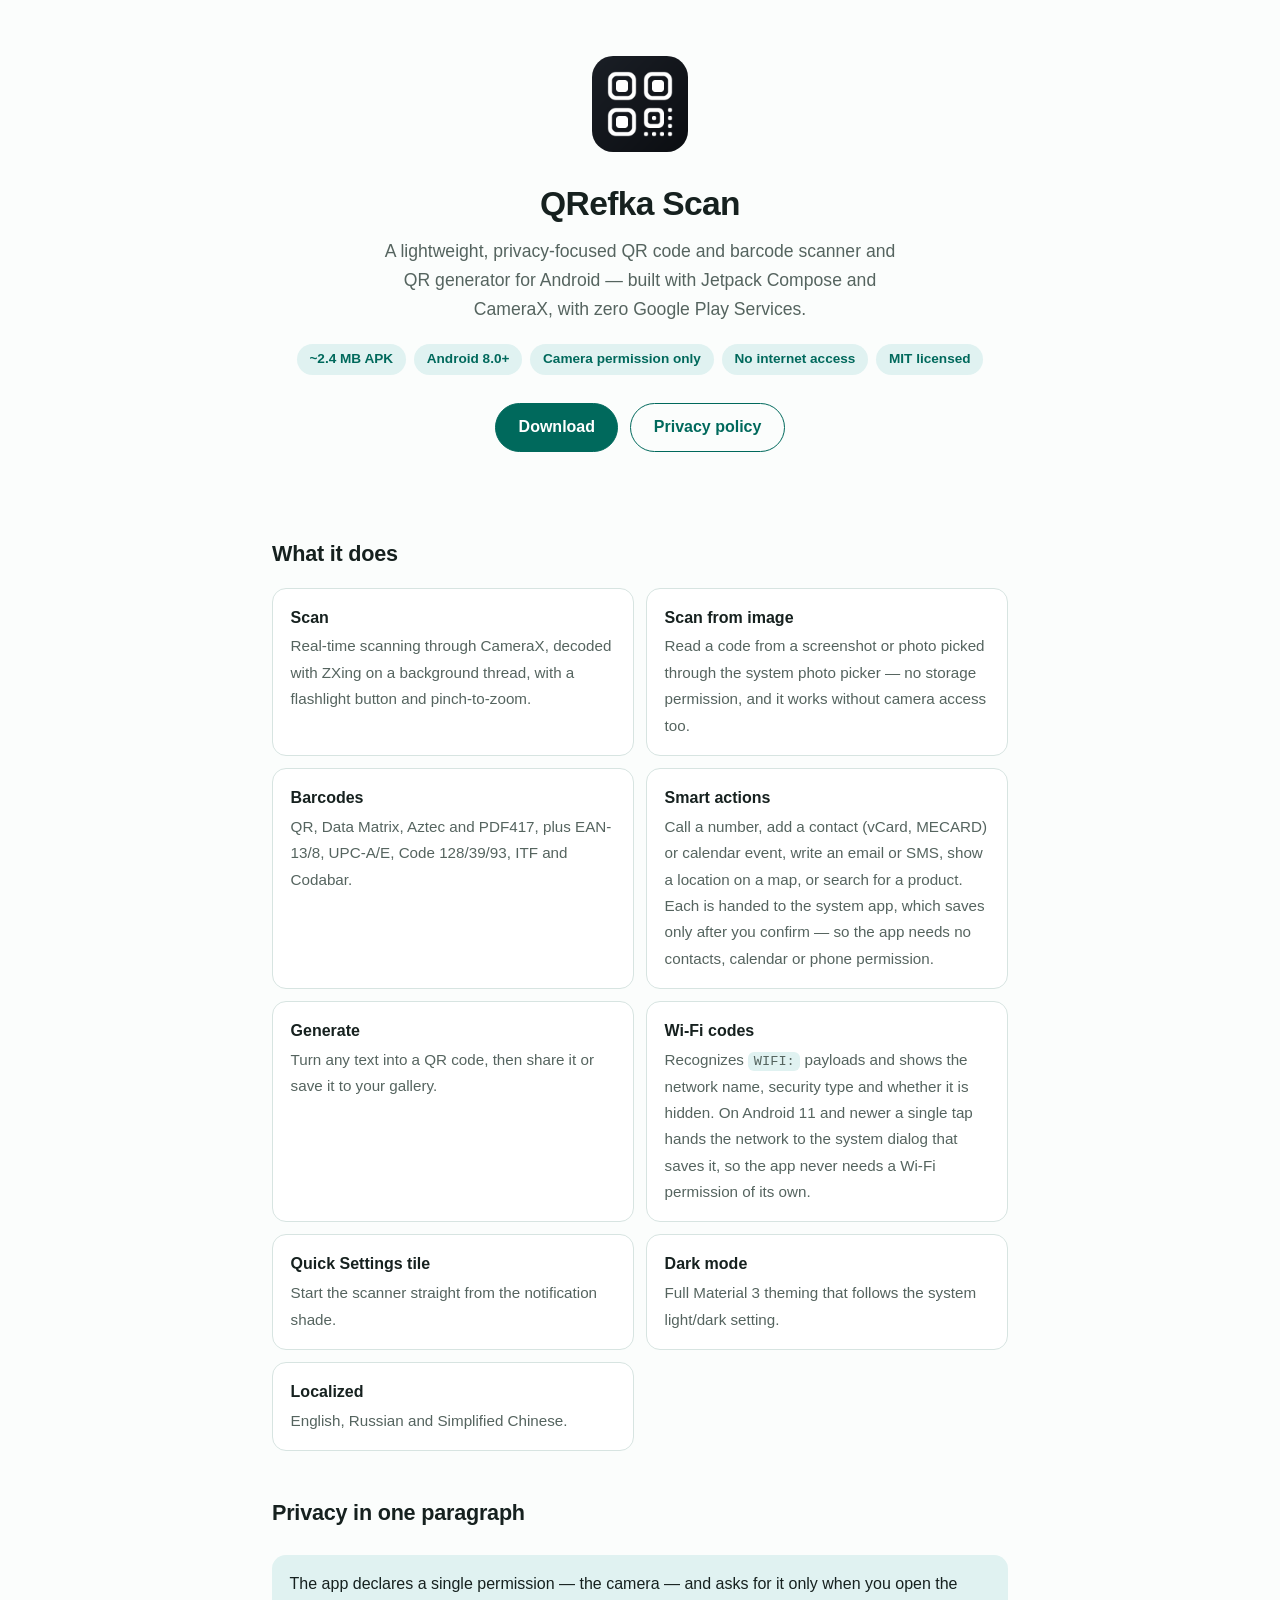
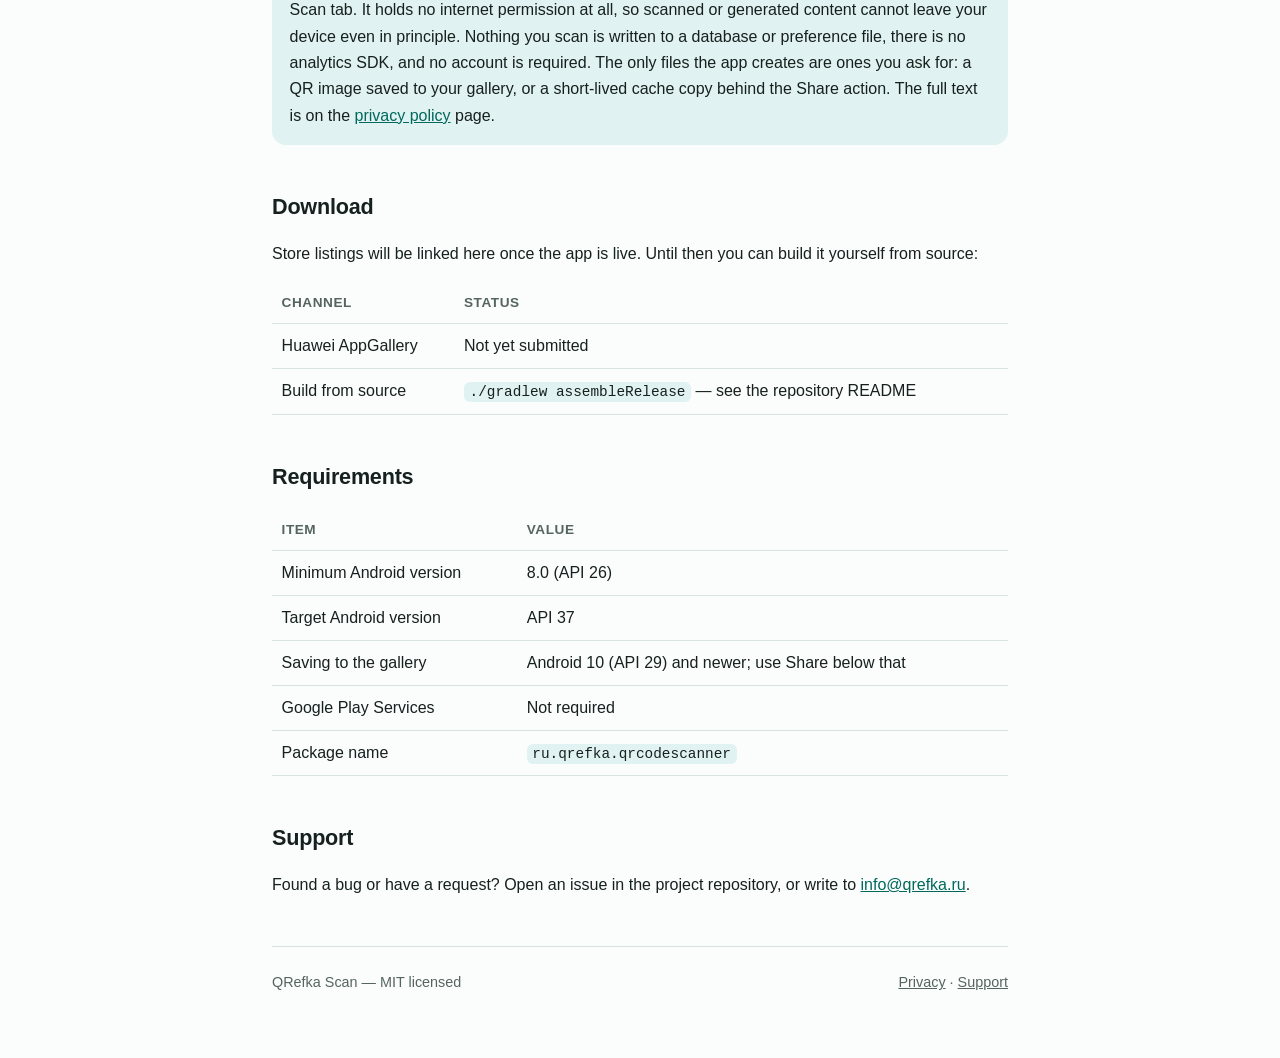
<file: docs/index.html>
<!DOCTYPE html>
<html lang="en">
<head>
<meta charset="utf-8">
<meta name="viewport" content="width=device-width, initial-scale=1">
<title>QRefka Scan — private QR scanning and generation for Android</title>
<meta name="description" content="A lightweight, privacy-focused QR code and barcode scanner and QR generator for Android. No Google Play Services, no internet permission, nothing leaves your device.">
<link rel="icon" href="assets/icon-216.png" type="image/png">
<link rel="stylesheet" href="assets/style.css">
<meta property="og:title" content="QRefka Scan for Android">
<meta property="og:description" content="Scan QR codes and barcodes and generate QR codes offline. No Google Play Services, no internet permission.">
<meta property="og:type" content="website">
<meta property="og:image" content="assets/icon.png">
</head>
<body>

<header class="hero">
  <img src="assets/icon.png" alt="QRefka Scan app icon">
  <h1>QRefka Scan</h1>
  <p class="tagline">A lightweight, privacy-focused QR code and barcode scanner and QR generator for Android — built with Jetpack Compose and CameraX, with zero Google Play Services.</p>
  <div class="badges">
    <span class="badge">~2.4 MB APK</span>
    <span class="badge">Android 8.0+</span>
    <span class="badge">Camera permission only</span>
    <span class="badge">No internet access</span>
    <span class="badge">MIT licensed</span>
  </div>
  <div class="cta">
    <!-- TODO: point at the AppGallery listing once the app is published. -->
    <a class="button" href="#download">Download</a>
    <a class="button secondary" href="privacy.html">Privacy policy</a>
  </div>
</header>

<main>

<h2>What it does</h2>
<ul class="features">
  <li><strong>Scan</strong><span>Real-time scanning through CameraX, decoded with ZXing on a background thread, with a flashlight button and pinch-to-zoom.</span></li>
  <li><strong>Scan from image</strong><span>Read a code from a screenshot or photo picked through the system photo picker — no storage permission, and it works without camera access too.</span></li>
  <li><strong>Barcodes</strong><span>QR, Data Matrix, Aztec and PDF417, plus EAN-13/8, UPC-A/E, Code 128/39/93, ITF and Codabar.</span></li>
  <li><strong>Smart actions</strong><span>Call a number, add a contact (vCard, MECARD) or calendar event, write an email or SMS, show a location on a map, or search for a product. Each is handed to the system app, which saves only after you confirm — so the app needs no contacts, calendar or phone permission.</span></li>
  <li><strong>Generate</strong><span>Turn any text into a QR code, then share it or save it to your gallery.</span></li>
  <li><strong>Wi-Fi codes</strong><span>Recognizes <code>WIFI:</code> payloads and shows the network name, security type and whether it is hidden. On Android 11 and newer a single tap hands the network to the system dialog that saves it, so the app never needs a Wi-Fi permission of its own.</span></li>
  <li><strong>Quick Settings tile</strong><span>Start the scanner straight from the notification shade.</span></li>
  <li><strong>Dark mode</strong><span>Full Material 3 theming that follows the system light/dark setting.</span></li>
  <li><strong>Localized</strong><span>English, Russian and Simplified Chinese.</span></li>
</ul>

<h2 id="privacy">Privacy in one paragraph</h2>
<div class="note">
  <p>The app declares a single permission — the camera — and asks for it only when you open the Scan tab. It holds no internet permission at all, so scanned or generated content cannot leave your device even in principle. Nothing you scan is written to a database or preference file, there is no analytics SDK, and no account is required. The only files the app creates are ones you ask for: a QR image saved to your gallery, or a short-lived cache copy behind the Share action. The full text is on the <a href="privacy.html">privacy policy</a> page.</p>
</div>

<h2 id="download">Download</h2>
<p>Store listings will be linked here once the app is live. Until then you can build it yourself from source:</p>
<table>
  <tr><th>Channel</th><th>Status</th></tr>
  <tr><td>Huawei AppGallery</td><td>Not yet submitted <!-- TODO: replace with the listing link once the app is live --></td></tr>
  <tr><td>Build from source</td><td><code>./gradlew assembleRelease</code> — see the repository README</td></tr>
</table>

<h2>Requirements</h2>
<table>
  <tr><th>Item</th><th>Value</th></tr>
  <tr><td>Minimum Android version</td><td>8.0 (API 26)</td></tr>
  <tr><td>Target Android version</td><td>API 37</td></tr>
  <tr><td>Saving to the gallery</td><td>Android 10 (API 29) and newer; use Share below that</td></tr>
  <tr><td>Google Play Services</td><td>Not required</td></tr>
  <tr><td>Package name</td><td><code>ru.qrefka.qrcodescanner</code></td></tr>
</table>

<h2 id="support">Support</h2>
<p>Found a bug or have a request? Open an issue in the project repository, or write to
<a href="mailto:info@qrefka.ru">info@qrefka.ru</a>.</p>

</main>

<footer>
  <span>QRefka Scan — MIT licensed</span>
  <span><a href="privacy.html">Privacy</a> · <a href="#support">Support</a></span>
</footer>

</body>
</html>
</file>
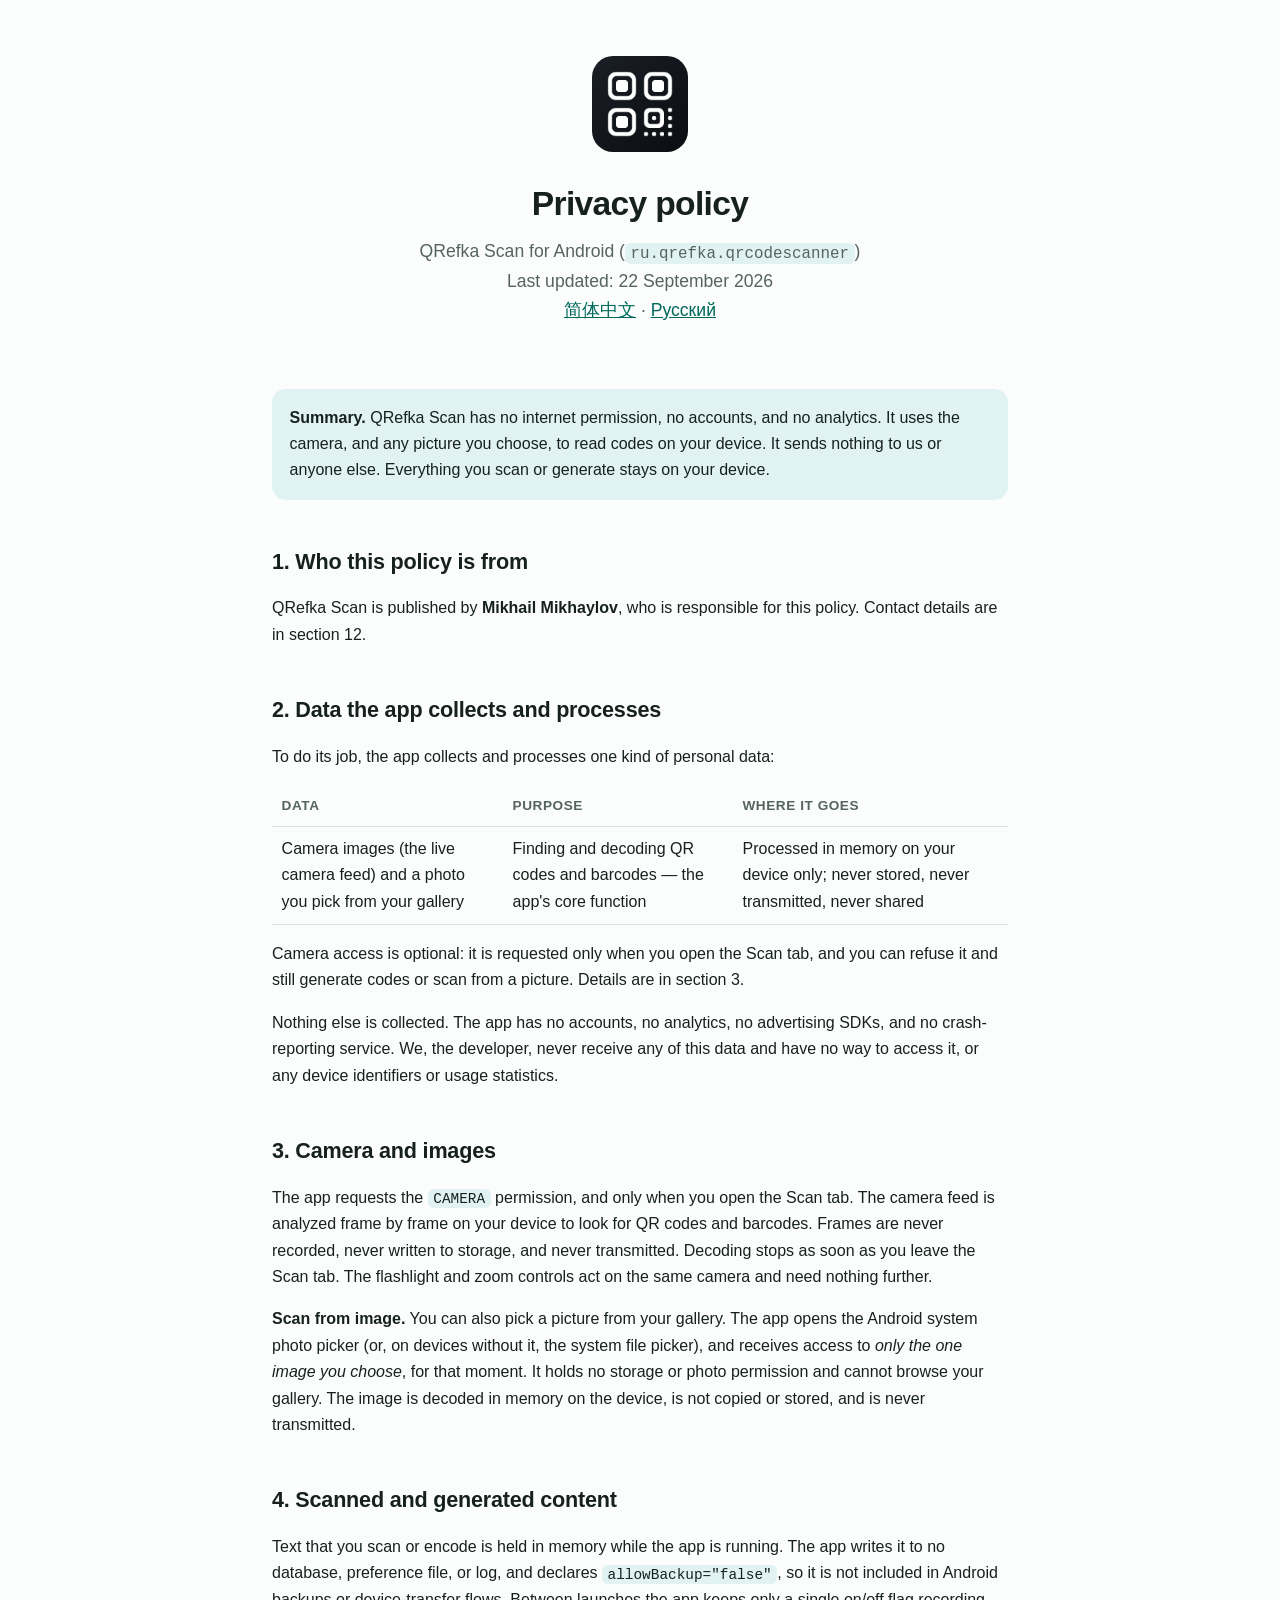
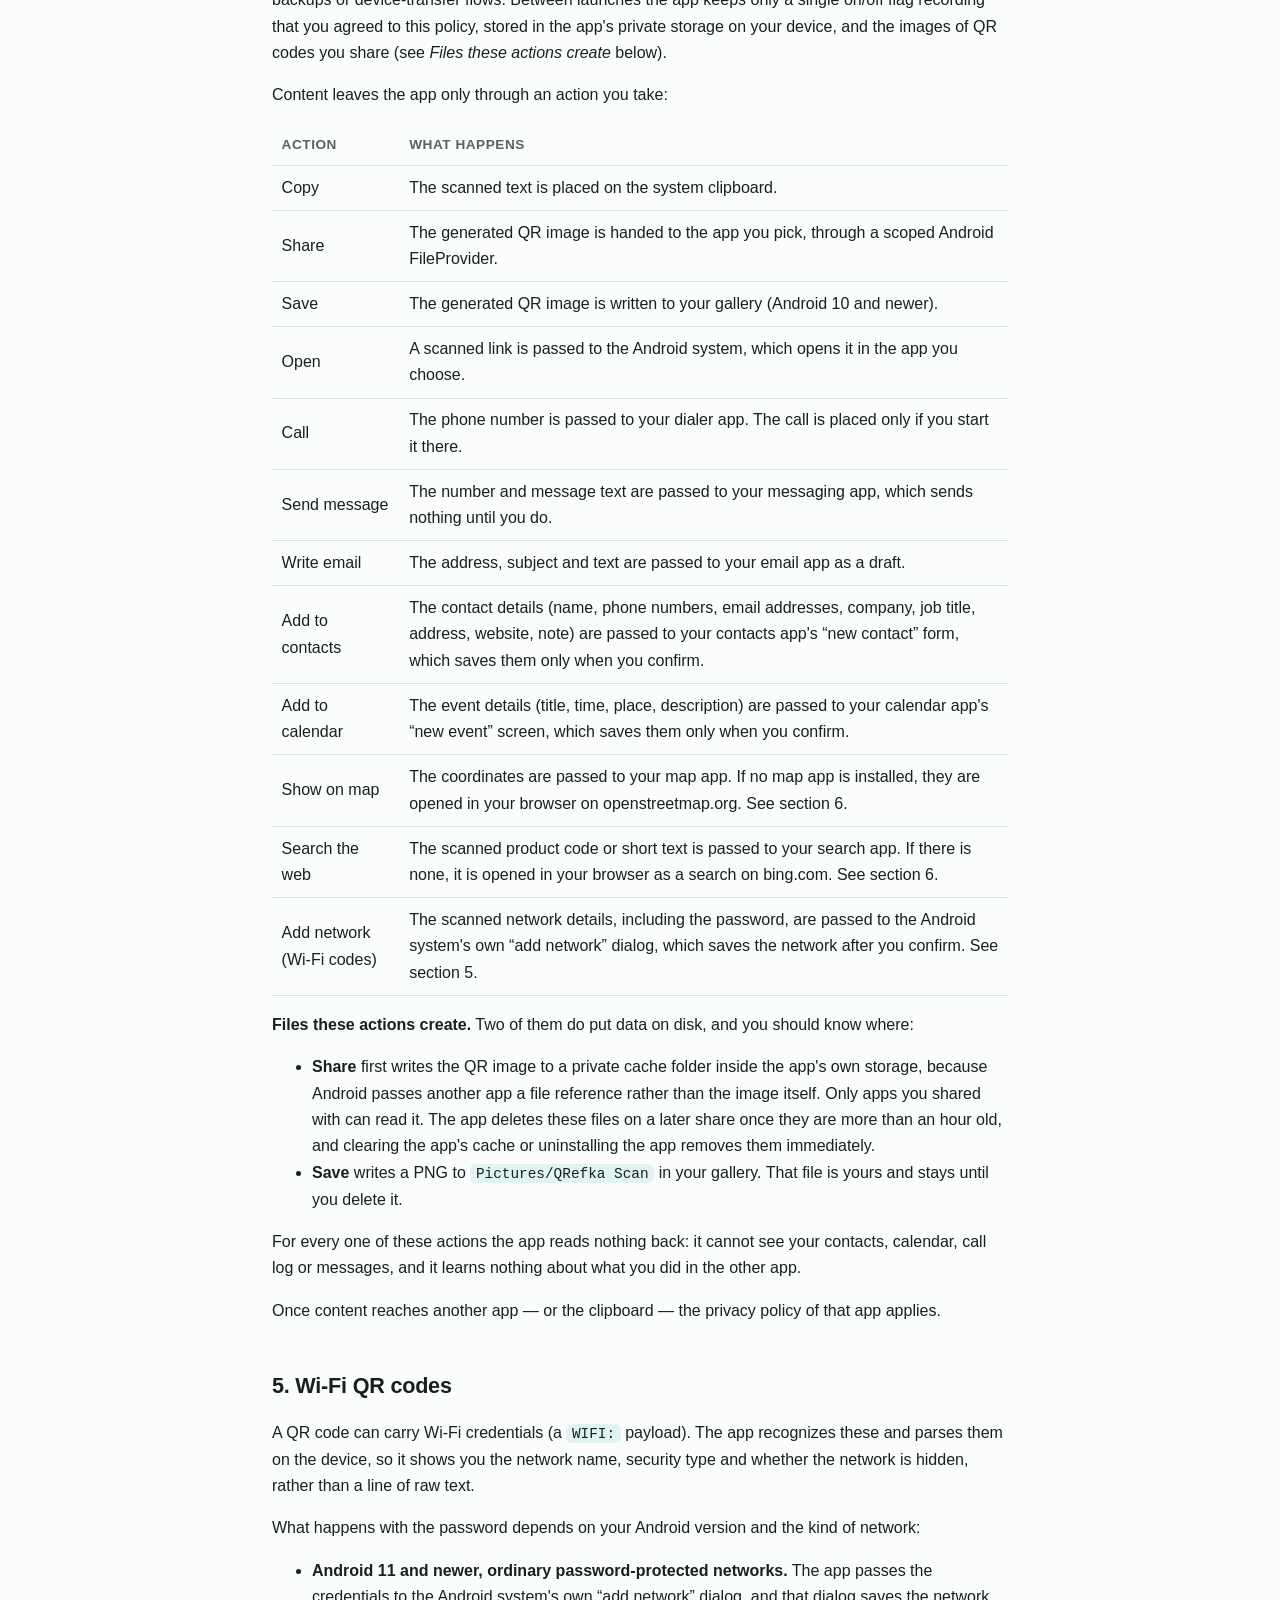
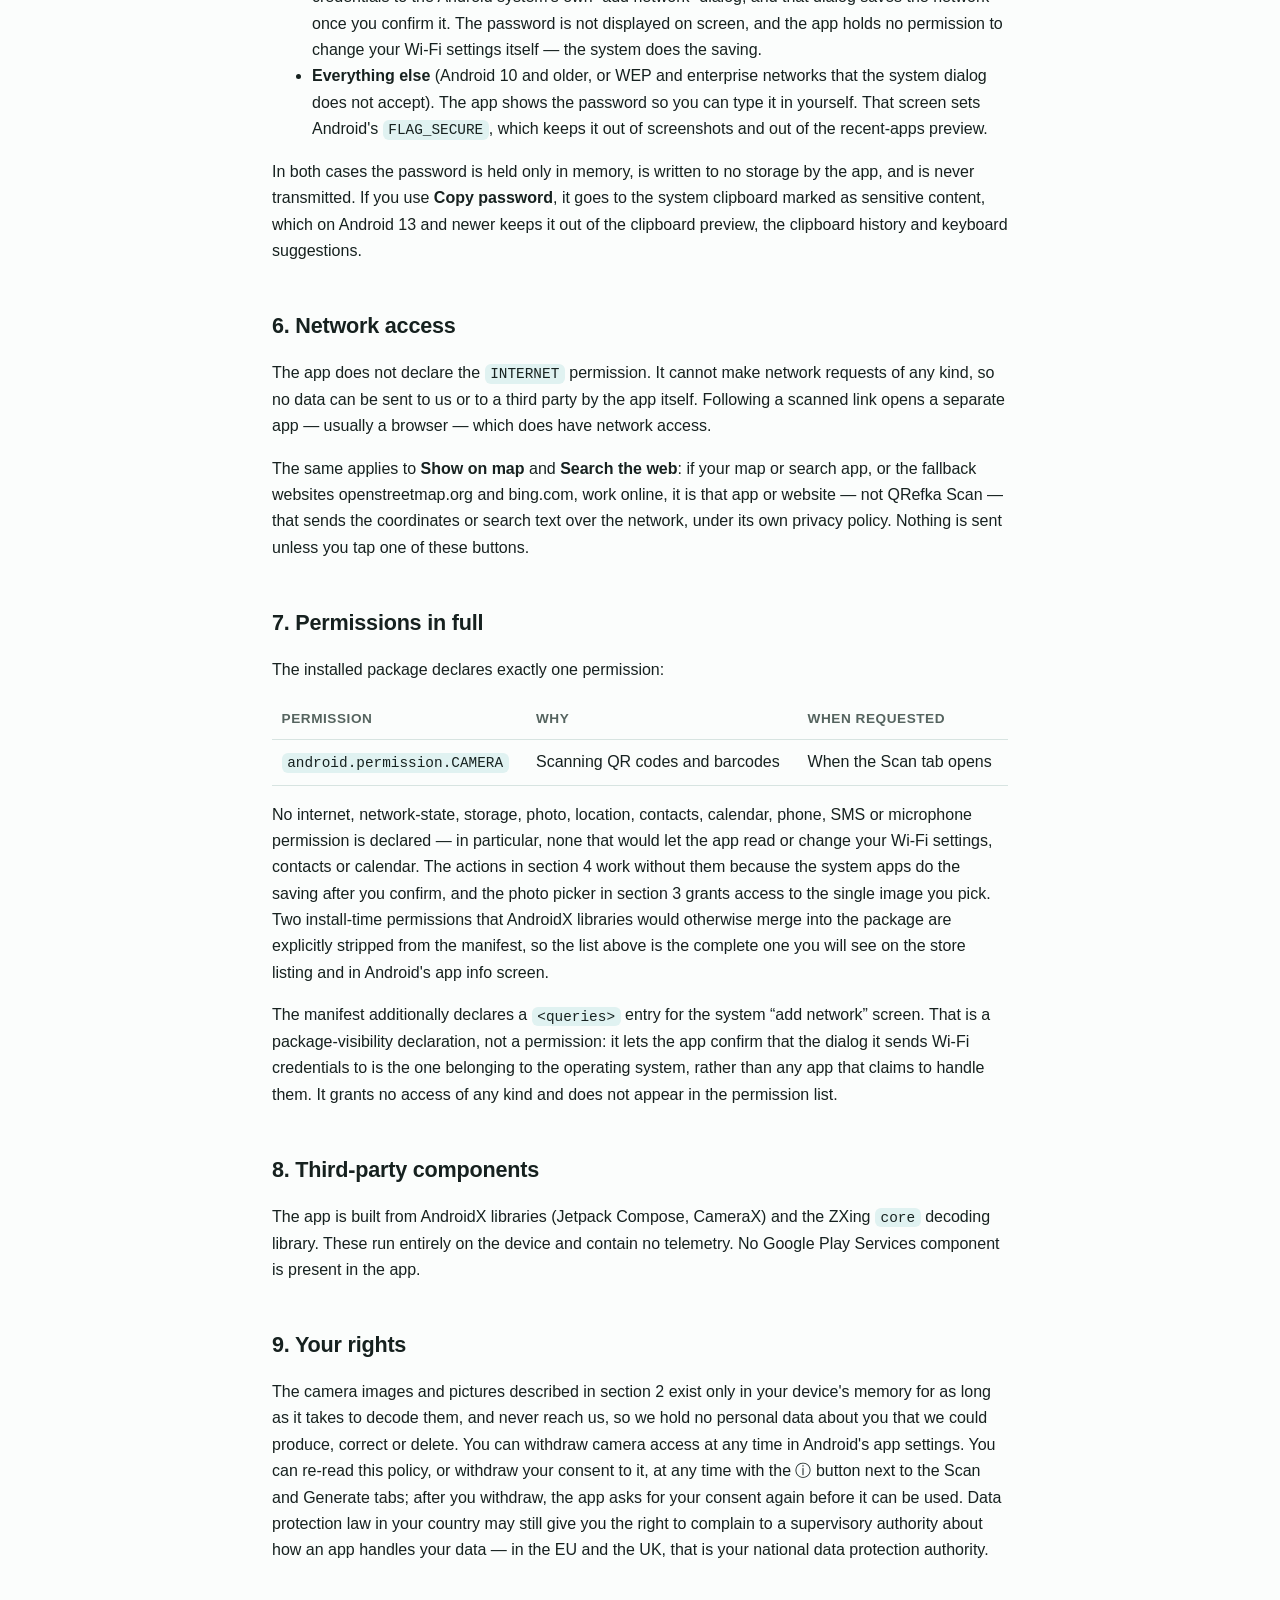
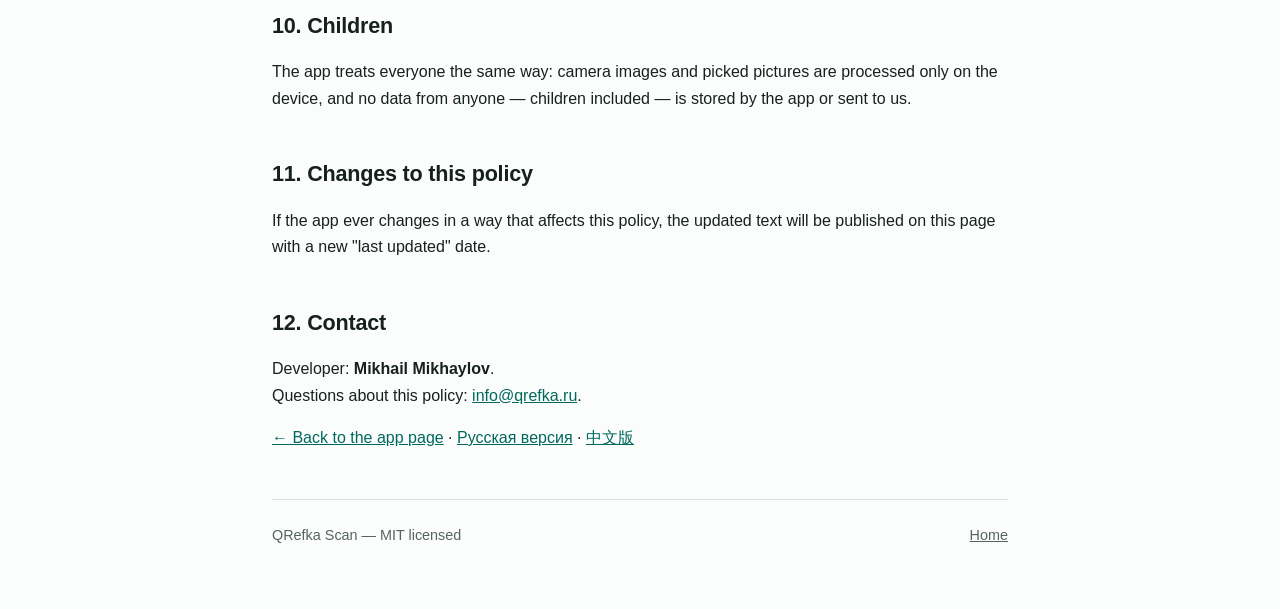
<file: docs/privacy.html>
<!DOCTYPE html>
<html lang="en">
<head>
<meta charset="utf-8">
<meta name="viewport" content="width=device-width, initial-scale=1">
<title>Privacy policy — QRefka Scan</title>
<meta name="description" content="Privacy policy for the QRefka Scan Android app. The app uses the camera and images you pick to read codes on your device, and has no internet access.">
<link rel="icon" href="assets/icon-216.png" type="image/png">
<link rel="stylesheet" href="assets/style.css">
</head>
<body>

<header class="hero">
  <img src="assets/icon.png" alt="QRefka Scan app icon">
  <h1>Privacy policy</h1>
  <p class="tagline">QRefka Scan for Android (<code>ru.qrefka.qrcodescanner</code>)</p>
  <p class="tagline">Last updated: 22 September 2026</p>
  <p class="tagline"><a href="privacy.zh.html" lang="zh-CN">简体中文</a> · <a href="privacy.ru.html" lang="ru">Русский</a></p>
</header>

<main>

<div class="note">
  <p><strong>Summary.</strong> QRefka Scan has no internet permission, no accounts, and no analytics. It uses the camera, and any picture you choose, to read codes on your device. It sends nothing to us or anyone else. Everything you scan or generate stays on your device.</p>
</div>

<h2>1. Who this policy is from</h2>
<p>QRefka Scan is published by <strong>Mikhail Mikhaylov</strong>, who is responsible for this
policy. Contact details are in section 12.</p>

<h2>2. Data the app collects and processes</h2>
<p>To do its job, the app collects and processes one kind of personal data:</p>
<table>
  <tr><th>Data</th><th>Purpose</th><th>Where it goes</th></tr>
  <tr><td>Camera images (the live camera feed) and a photo you pick from your gallery</td><td>Finding and decoding QR codes and barcodes — the app's core function</td><td>Processed in memory on your device only; never stored, never transmitted, never shared</td></tr>
</table>
<p>Camera access is optional: it is requested only when you open the Scan tab, and you can refuse it and still generate codes or scan from a picture. Details are in section 3.</p>
<p>Nothing else is collected. The app has no accounts, no analytics, no advertising SDKs, and no crash-reporting service. We, the developer, never receive any of this data and have no way to access it, or any device identifiers or usage statistics.</p>

<h2>3. Camera and images</h2>
<p>The app requests the <code>CAMERA</code> permission, and only when you open the Scan tab. The camera feed is analyzed frame by frame on your device to look for QR codes and barcodes. Frames are never recorded, never written to storage, and never transmitted. Decoding stops as soon as you leave the Scan tab. The flashlight and zoom controls act on the same camera and need nothing further.</p>
<p><strong>Scan from image.</strong> You can also pick a picture from your gallery. The app opens
the Android system photo picker (or, on devices without it, the system file picker), and
receives access to <em>only the one image you choose</em>, for that moment. It holds no
storage or photo permission and cannot browse your gallery. The image is decoded in memory
on the device, is not copied or stored, and is never transmitted.</p>

<h2>4. Scanned and generated content</h2>
<p>Text that you scan or encode is held in memory while the app is running. The app writes it to no database, preference file, or log, and declares <code>allowBackup="false"</code>, so it is not included in Android backups or device-transfer flows. Between launches the app keeps only a single on/off flag recording that you agreed to this policy, stored in the app's private storage on your device, and the images of QR codes you share (see <em>Files these actions create</em> below).</p>
<p>Content leaves the app only through an action you take:</p>
<table>
  <tr><th>Action</th><th>What happens</th></tr>
  <tr><td>Copy</td><td>The scanned text is placed on the system clipboard.</td></tr>
  <tr><td>Share</td><td>The generated QR image is handed to the app you pick, through a scoped Android FileProvider.</td></tr>
  <tr><td>Save</td><td>The generated QR image is written to your gallery (Android 10 and newer).</td></tr>
  <tr><td>Open</td><td>A scanned link is passed to the Android system, which opens it in the app you choose.</td></tr>
  <tr><td>Call</td><td>The phone number is passed to your dialer app. The call is placed only if you start it there.</td></tr>
  <tr><td>Send message</td><td>The number and message text are passed to your messaging app, which sends nothing until you do.</td></tr>
  <tr><td>Write email</td><td>The address, subject and text are passed to your email app as a draft.</td></tr>
  <tr><td>Add to contacts</td><td>The contact details (name, phone numbers, email addresses, company, job title, address, website, note) are passed to your contacts app's “new contact” form, which saves them only when you confirm.</td></tr>
  <tr><td>Add to calendar</td><td>The event details (title, time, place, description) are passed to your calendar app's “new event” screen, which saves them only when you confirm.</td></tr>
  <tr><td>Show on map</td><td>The coordinates are passed to your map app. If no map app is installed, they are opened in your browser on openstreetmap.org. See section 6.</td></tr>
  <tr><td>Search the web</td><td>The scanned product code or short text is passed to your search app. If there is none, it is opened in your browser as a search on bing.com. See section 6.</td></tr>
  <tr><td>Add network (Wi-Fi codes)</td><td>The scanned network details, including the password, are passed to the Android system's own “add network” dialog, which saves the network after you confirm. See section 5.</td></tr>
</table>
<p><strong>Files these actions create.</strong> Two of them do put data on disk, and you should
know where:</p>
<ul>
  <li><strong>Share</strong> first writes the QR image to a private cache folder inside the
  app's own storage, because Android passes another app a file reference rather than the
  image itself. Only apps you shared with can read it. The app deletes these files on a
  later share once they are more than an hour old, and clearing the app's cache or
  uninstalling the app removes them immediately.</li>
  <li><strong>Save</strong> writes a PNG to <code>Pictures/QRefka Scan</code> in your gallery.
  That file is yours and stays until you delete it.</li>
</ul>
<p>For every one of these actions the app reads nothing back: it cannot see your contacts, calendar, call log or messages, and it learns nothing about what you did in the other app.</p>
<p>Once content reaches another app — or the clipboard — the privacy policy of that app applies.</p>

<h2>5. Wi-Fi QR codes</h2>
<p>A QR code can carry Wi-Fi credentials (a <code>WIFI:</code> payload). The app recognizes these and parses them on the device, so it shows you the network name, security type and whether the network is hidden, rather than a line of raw text.</p>
<p>What happens with the password depends on your Android version and the kind of network:</p>
<ul>
  <li><strong>Android 11 and newer, ordinary password-protected networks.</strong> The app
  passes the credentials to the Android system's own “add network” dialog, and that
  dialog saves the network once you confirm it. The password is not displayed on screen,
  and the app holds no permission to change your Wi-Fi settings itself — the system does
  the saving.</li>
  <li><strong>Everything else</strong> (Android 10 and older, or WEP and enterprise
  networks that the system dialog does not accept). The app shows the password so you can
  type it in yourself. That screen sets Android's <code>FLAG_SECURE</code>, which keeps it
  out of screenshots and out of the recent-apps preview.</li>
</ul>
<p>In both cases the password is held only in memory, is written to no storage by the app, and is never transmitted. If you use <strong>Copy password</strong>, it goes to the system clipboard marked as sensitive content, which on Android 13 and newer keeps it out of the clipboard preview, the clipboard history and keyboard suggestions.</p>

<h2>6. Network access</h2>
<p>The app does not declare the <code>INTERNET</code> permission. It cannot make network requests of any kind, so no data can be sent to us or to a third party by the app itself. Following a scanned link opens a separate app — usually a browser — which does have network access.</p>
<p>The same applies to <strong>Show on map</strong> and <strong>Search the web</strong>: if
your map or search app, or the fallback websites openstreetmap.org and bing.com, work
online, it is that app or website — not QRefka Scan — that sends the coordinates or search
text over the network, under its own privacy policy. Nothing is sent unless you tap one of
these buttons.</p>

<h2>7. Permissions in full</h2>
<p>The installed package declares exactly one permission:</p>
<table>
  <tr><th>Permission</th><th>Why</th><th>When requested</th></tr>
  <tr><td><code>android.permission.CAMERA</code></td><td>Scanning QR codes and barcodes</td><td>When the Scan tab opens</td></tr>
</table>
<p>No internet, network-state, storage, photo, location, contacts, calendar, phone, SMS or
microphone permission is declared — in particular, none that would let the app read or
change your Wi-Fi settings, contacts or calendar. The actions in section 4 work without
them because the system apps do the saving after you confirm, and the photo picker in
section 3 grants access to the single image you pick.
Two install-time permissions that AndroidX libraries would otherwise merge into the package
are explicitly stripped from the manifest, so the list above is the complete one you will
see on the store listing and in Android's app info screen.</p>
<p>The manifest additionally declares a <code>&lt;queries&gt;</code> entry for the system
“add network” screen. That is a package-visibility declaration, not a permission: it
lets the app confirm that the dialog it sends Wi-Fi credentials to is the one belonging to
the operating system, rather than any app that claims to handle them. It grants no access
of any kind and does not appear in the permission list.</p>

<h2>8. Third-party components</h2>
<p>The app is built from AndroidX libraries (Jetpack Compose, CameraX) and the ZXing <code>core</code> decoding library. These run entirely on the device and contain no telemetry. No Google Play Services component is present in the app.</p>

<h2>9. Your rights</h2>
<p>The camera images and pictures described in section 2 exist only in your device's memory for as
long as it takes to decode them, and never reach us, so we hold no personal data about you that
we could produce, correct or delete. You can withdraw camera access at any time in Android's
app settings. You can re-read this policy, or withdraw your consent to it, at any time
with the ⓘ button next to the Scan and Generate tabs; after you withdraw, the app asks for
your consent again before it can be used. Data
protection law in your country may still give you the right to complain to a supervisory
authority about how an app handles your data — in the EU and the UK, that is your national
data protection authority.</p>

<h2>10. Children</h2>
<p>The app treats everyone the same way: camera images and picked pictures are processed only on the device, and no data from anyone — children included — is stored by the app or sent to us.</p>

<h2>11. Changes to this policy</h2>
<p>If the app ever changes in a way that affects this policy, the updated text will be published on this page with a new "last updated" date.</p>

<h2>12. Contact</h2>
<p>Developer: <strong>Mikhail Mikhaylov</strong>.<br>
Questions about this policy: <a href="mailto:info@qrefka.ru">info@qrefka.ru</a>.</p>

<p><a href="index.html">← Back to the app page</a> · <a href="privacy.ru.html">Русская версия</a> · <a href="privacy.zh.html">中文版</a></p>

</main>

<footer>
  <span>QRefka Scan — MIT licensed</span>
  <span><a href="index.html">Home</a></span>
</footer>

</body>
</html>
</file>
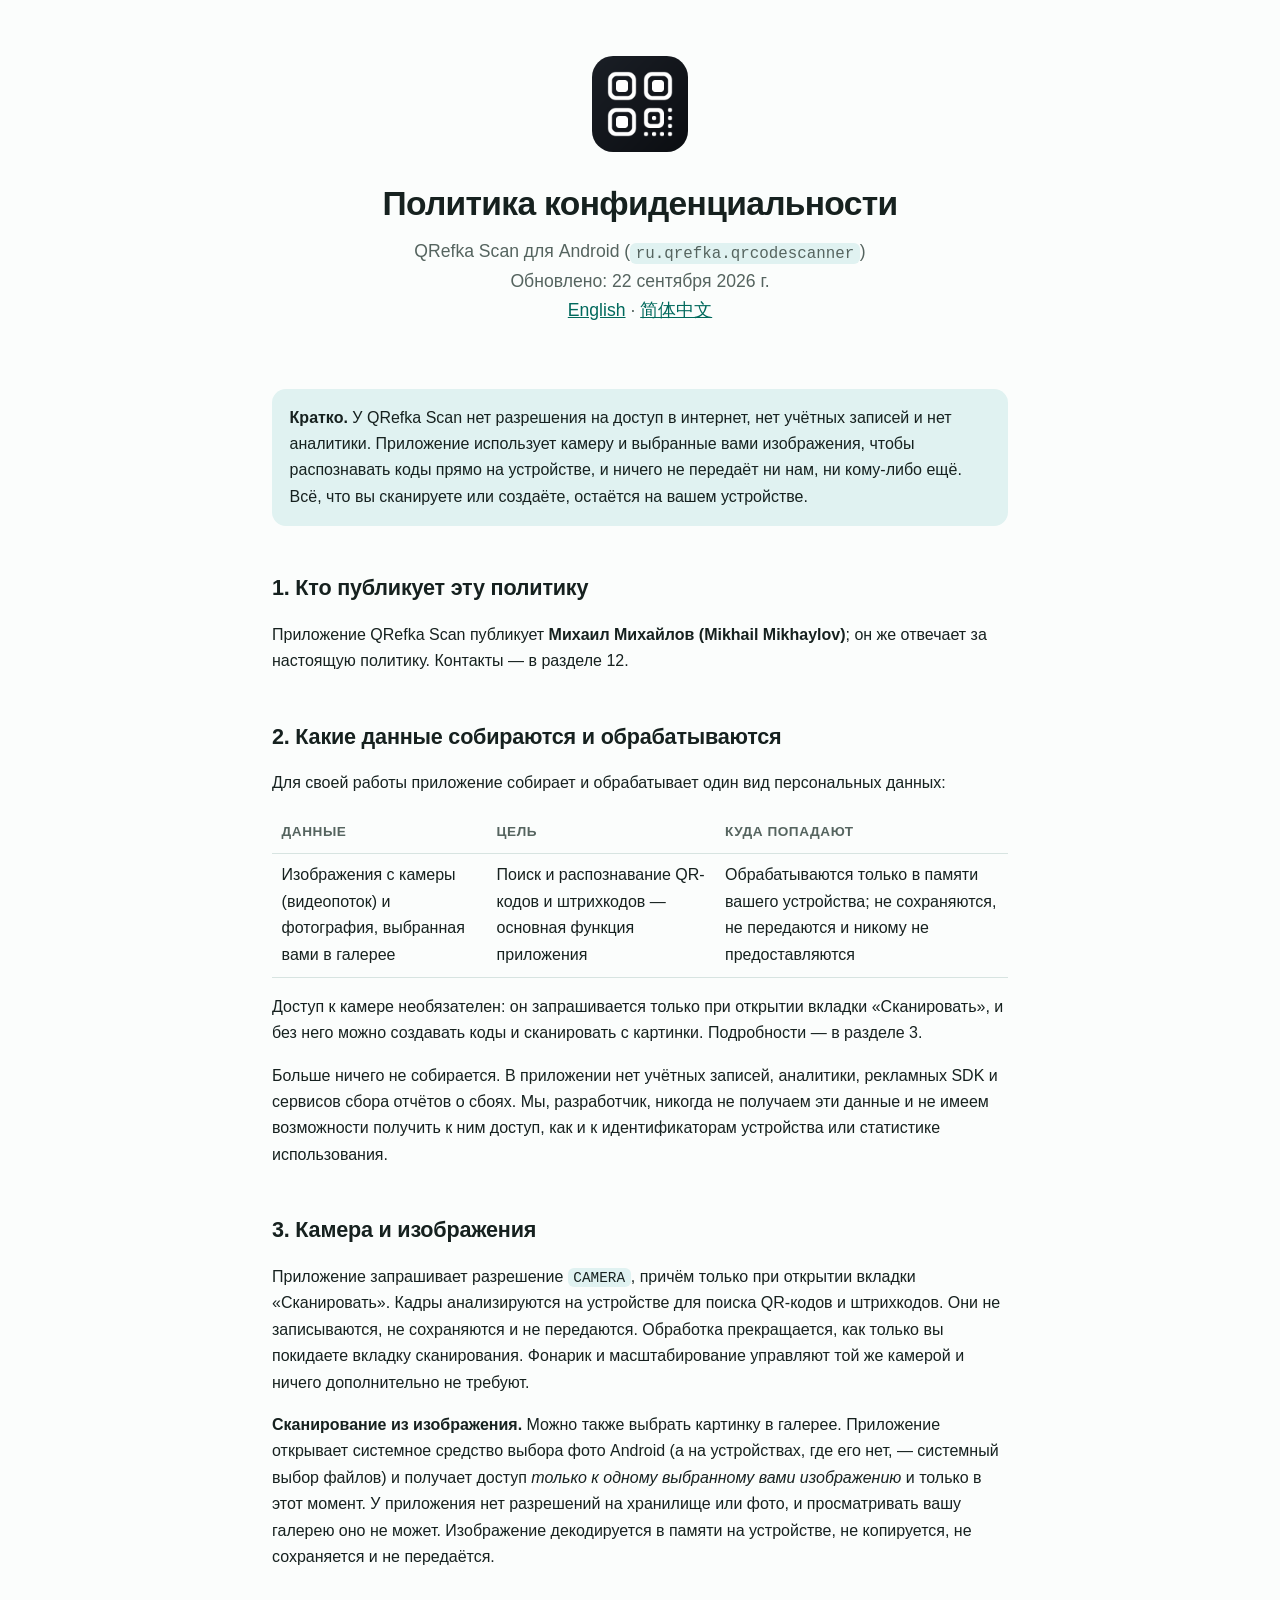
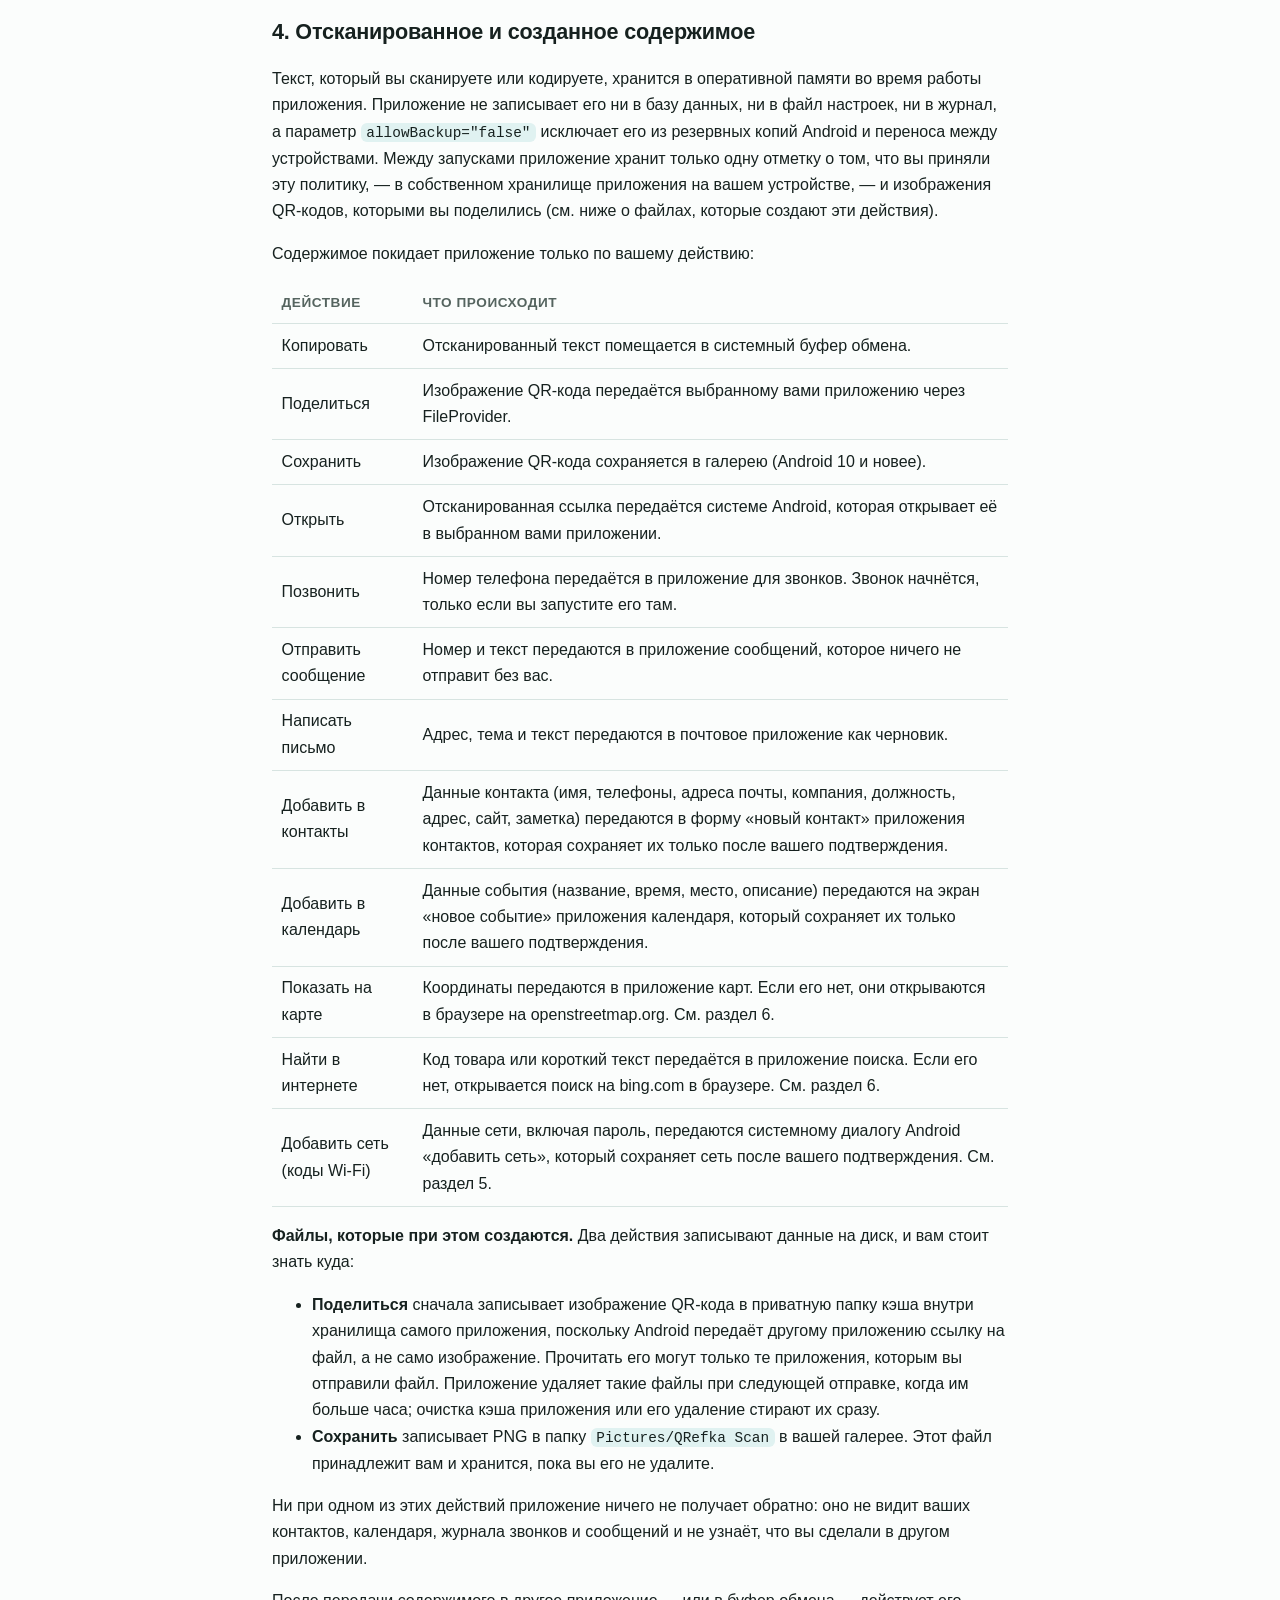
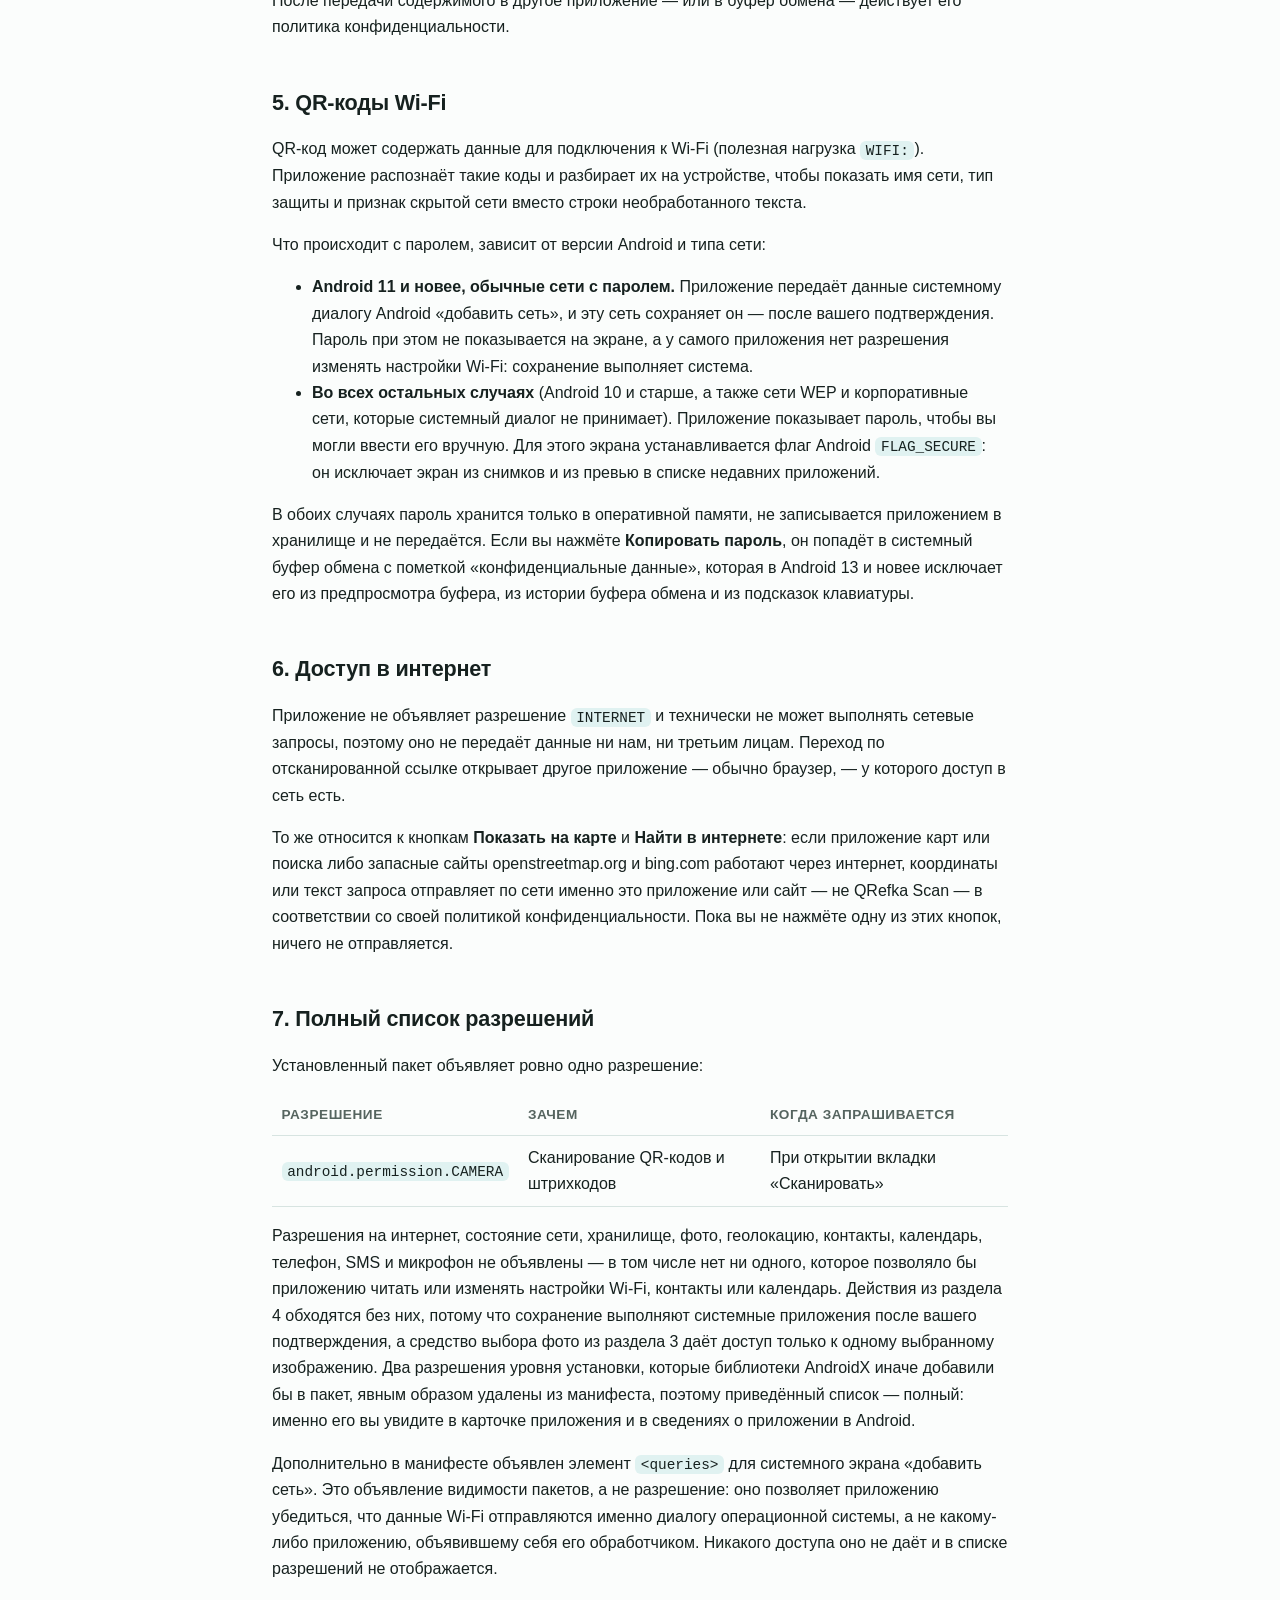
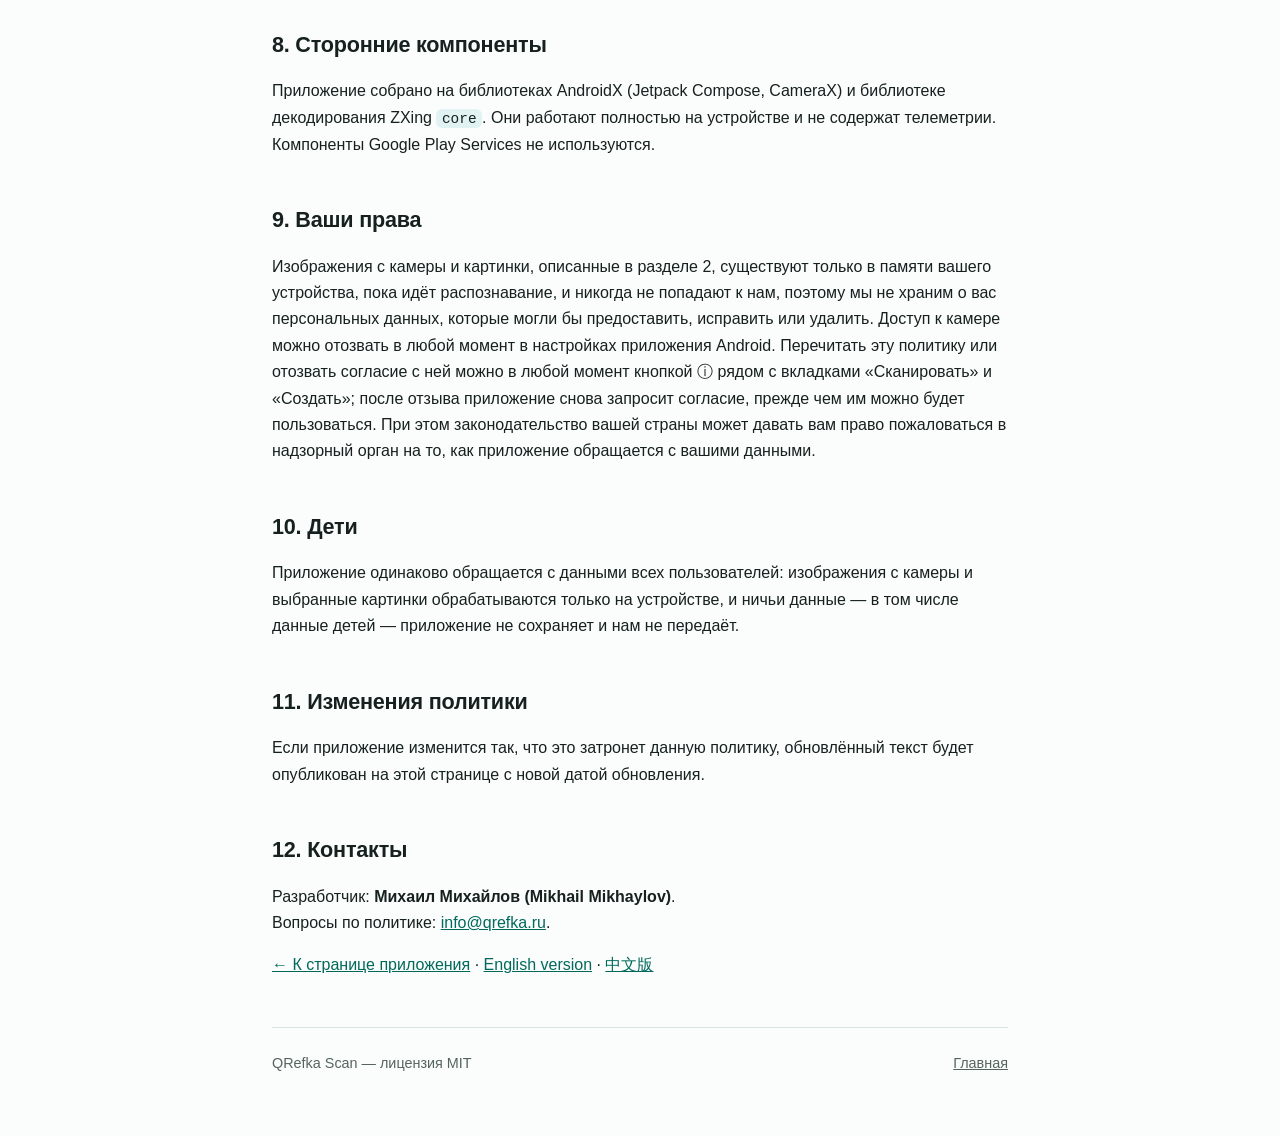
<file: docs/privacy.ru.html>
<!DOCTYPE html>
<html lang="ru">
<head>
<meta charset="utf-8">
<meta name="viewport" content="width=device-width, initial-scale=1">
<title>Политика конфиденциальности — QRefka Scan</title>
<meta name="description" content="Политика конфиденциальности приложения QRefka Scan для Android. Приложение использует камеру и выбранные вами изображения, чтобы распознавать коды на устройстве, и не имеет доступа в интернет.">
<link rel="icon" href="assets/icon-216.png" type="image/png">
<link rel="stylesheet" href="assets/style.css">
</head>
<body>

<header class="hero">
  <img src="assets/icon.png" alt="Значок приложения QRefka Scan">
  <h1>Политика конфиденциальности</h1>
  <p class="tagline">QRefka Scan для Android (<code>ru.qrefka.qrcodescanner</code>)</p>
  <p class="tagline">Обновлено: 22 сентября 2026 г.</p>
  <p class="tagline"><a href="privacy.html" lang="en">English</a> · <a href="privacy.zh.html" lang="zh-CN">简体中文</a></p>
</header>

<main>

<div class="note">
  <p><strong>Кратко.</strong> У QRefka Scan нет разрешения на доступ в интернет, нет учётных записей и нет аналитики. Приложение использует камеру и выбранные вами изображения, чтобы распознавать коды прямо на устройстве, и ничего не передаёт ни нам, ни кому-либо ещё. Всё, что вы сканируете или создаёте, остаётся на вашем устройстве.</p>
</div>

<h2>1. Кто публикует эту политику</h2>
<p>Приложение QRefka Scan публикует <strong>Михаил Михайлов (Mikhail Mikhaylov)</strong>; он же отвечает за
настоящую политику. Контакты — в разделе 12.</p>

<h2>2. Какие данные собираются и обрабатываются</h2>
<p>Для своей работы приложение собирает и обрабатывает один вид персональных данных:</p>
<table>
  <tr><th>Данные</th><th>Цель</th><th>Куда попадают</th></tr>
  <tr><td>Изображения с камеры (видеопоток) и фотография, выбранная вами в галерее</td><td>Поиск и распознавание QR-кодов и штрихкодов — основная функция приложения</td><td>Обрабатываются только в памяти вашего устройства; не сохраняются, не передаются и никому не предоставляются</td></tr>
</table>
<p>Доступ к камере необязателен: он запрашивается только при открытии вкладки «Сканировать», и без него можно создавать коды и сканировать с картинки. Подробности — в разделе 3.</p>
<p>Больше ничего не собирается. В приложении нет учётных записей, аналитики, рекламных SDK и сервисов сбора отчётов о сбоях. Мы, разработчик, никогда не получаем эти данные и не имеем возможности получить к ним доступ, как и к идентификаторам устройства или статистике использования.</p>

<h2>3. Камера и изображения</h2>
<p>Приложение запрашивает разрешение <code>CAMERA</code>, причём только при открытии вкладки «Сканировать». Кадры анализируются на устройстве для поиска QR-кодов и штрихкодов. Они не записываются, не сохраняются и не передаются. Обработка прекращается, как только вы покидаете вкладку сканирования. Фонарик и масштабирование управляют той же камерой и ничего дополнительно не требуют.</p>
<p><strong>Сканирование из изображения.</strong> Можно также выбрать картинку в галерее.
Приложение открывает системное средство выбора фото Android (а на устройствах, где его нет, —
системный выбор файлов) и получает доступ <em>только к одному выбранному вами изображению</em>
и только в этот момент. У приложения нет разрешений на хранилище или фото, и просматривать
вашу галерею оно не может. Изображение декодируется в памяти на устройстве, не копируется,
не сохраняется и не передаётся.</p>

<h2>4. Отсканированное и созданное содержимое</h2>
<p>Текст, который вы сканируете или кодируете, хранится в оперативной памяти во время работы приложения. Приложение не записывает его ни в базу данных, ни в файл настроек, ни в журнал, а параметр <code>allowBackup="false"</code> исключает его из резервных копий Android и переноса между устройствами. Между запусками приложение хранит только одну отметку о том, что вы приняли эту политику, — в собственном хранилище приложения на вашем устройстве, — и изображения QR-кодов, которыми вы поделились (см. ниже о файлах, которые создают эти действия).</p>
<p>Содержимое покидает приложение только по вашему действию:</p>
<table>
  <tr><th>Действие</th><th>Что происходит</th></tr>
  <tr><td>Копировать</td><td>Отсканированный текст помещается в системный буфер обмена.</td></tr>
  <tr><td>Поделиться</td><td>Изображение QR-кода передаётся выбранному вами приложению через FileProvider.</td></tr>
  <tr><td>Сохранить</td><td>Изображение QR-кода сохраняется в галерею (Android 10 и новее).</td></tr>
  <tr><td>Открыть</td><td>Отсканированная ссылка передаётся системе Android, которая открывает её в выбранном вами приложении.</td></tr>
  <tr><td>Позвонить</td><td>Номер телефона передаётся в приложение для звонков. Звонок начнётся, только если вы запустите его там.</td></tr>
  <tr><td>Отправить сообщение</td><td>Номер и текст передаются в приложение сообщений, которое ничего не отправит без вас.</td></tr>
  <tr><td>Написать письмо</td><td>Адрес, тема и текст передаются в почтовое приложение как черновик.</td></tr>
  <tr><td>Добавить в контакты</td><td>Данные контакта (имя, телефоны, адреса почты, компания, должность, адрес, сайт, заметка) передаются в форму «новый контакт» приложения контактов, которая сохраняет их только после вашего подтверждения.</td></tr>
  <tr><td>Добавить в календарь</td><td>Данные события (название, время, место, описание) передаются на экран «новое событие» приложения календаря, который сохраняет их только после вашего подтверждения.</td></tr>
  <tr><td>Показать на карте</td><td>Координаты передаются в приложение карт. Если его нет, они открываются в браузере на openstreetmap.org. См. раздел 6.</td></tr>
  <tr><td>Найти в интернете</td><td>Код товара или короткий текст передаётся в приложение поиска. Если его нет, открывается поиск на bing.com в браузере. См. раздел 6.</td></tr>
  <tr><td>Добавить сеть (коды Wi-Fi)</td><td>Данные сети, включая пароль, передаются системному диалогу Android «добавить сеть», который сохраняет сеть после вашего подтверждения. См. раздел 5.</td></tr>
</table>
<p><strong>Файлы, которые при этом создаются.</strong> Два действия записывают данные на диск,
и вам стоит знать куда:</p>
<ul>
  <li><strong>Поделиться</strong> сначала записывает изображение QR-кода в приватную папку
  кэша внутри хранилища самого приложения, поскольку Android передаёт другому приложению
  ссылку на файл, а не само изображение. Прочитать его могут только те приложения, которым
  вы отправили файл. Приложение удаляет такие файлы при следующей отправке, когда им больше
  часа; очистка кэша приложения или его удаление стирают их сразу.</li>
  <li><strong>Сохранить</strong> записывает PNG в папку <code>Pictures/QRefka Scan</code> в
  вашей галерее. Этот файл принадлежит вам и хранится, пока вы его не удалите.</li>
</ul>
<p>Ни при одном из этих действий приложение ничего не получает обратно: оно не видит ваших контактов, календаря, журнала звонков и сообщений и не узнаёт, что вы сделали в другом приложении.</p>
<p>После передачи содержимого в другое приложение — или в буфер обмена — действует его политика конфиденциальности.</p>

<h2>5. QR-коды Wi-Fi</h2>
<p>QR-код может содержать данные для подключения к Wi-Fi (полезная нагрузка <code>WIFI:</code>). Приложение распознаёт такие коды и разбирает их на устройстве, чтобы показать имя сети, тип защиты и признак скрытой сети вместо строки необработанного текста.</p>
<p>Что происходит с паролем, зависит от версии Android и типа сети:</p>
<ul>
  <li><strong>Android 11 и новее, обычные сети с паролем.</strong> Приложение передаёт
  данные системному диалогу Android «добавить сеть», и эту сеть сохраняет он — после
  вашего подтверждения. Пароль при этом не показывается на экране, а у самого приложения
  нет разрешения изменять настройки Wi-Fi: сохранение выполняет система.</li>
  <li><strong>Во всех остальных случаях</strong> (Android 10 и старше, а также сети WEP и
  корпоративные сети, которые системный диалог не принимает). Приложение показывает
  пароль, чтобы вы могли ввести его вручную. Для этого экрана устанавливается флаг Android
  <code>FLAG_SECURE</code>: он исключает экран из снимков и из превью в списке недавних
  приложений.</li>
</ul>
<p>В обоих случаях пароль хранится только в оперативной памяти, не записывается приложением в хранилище и не передаётся. Если вы нажмёте <strong>Копировать пароль</strong>, он попадёт в системный буфер обмена с пометкой «конфиденциальные данные», которая в Android 13 и новее исключает его из предпросмотра буфера, из истории буфера обмена и из подсказок клавиатуры.</p>

<h2>6. Доступ в интернет</h2>
<p>Приложение не объявляет разрешение <code>INTERNET</code> и технически не может выполнять сетевые запросы, поэтому оно не передаёт данные ни нам, ни третьим лицам. Переход по отсканированной ссылке открывает другое приложение — обычно браузер, — у которого доступ в сеть есть.</p>
<p>То же относится к кнопкам <strong>Показать на карте</strong> и <strong>Найти в
интернете</strong>: если приложение карт или поиска либо запасные сайты openstreetmap.org и
bing.com работают через интернет, координаты или текст запроса отправляет по сети именно
это приложение или сайт — не QRefka Scan — в соответствии со своей политикой
конфиденциальности. Пока вы не нажмёте одну из этих кнопок, ничего не отправляется.</p>

<h2>7. Полный список разрешений</h2>
<p>Установленный пакет объявляет ровно одно разрешение:</p>
<table>
  <tr><th>Разрешение</th><th>Зачем</th><th>Когда запрашивается</th></tr>
  <tr><td><code>android.permission.CAMERA</code></td><td>Сканирование QR-кодов и штрихкодов</td><td>При открытии вкладки «Сканировать»</td></tr>
</table>
<p>Разрешения на интернет, состояние сети, хранилище, фото, геолокацию, контакты,
календарь, телефон, SMS и микрофон не объявлены — в том числе нет ни одного, которое
позволяло бы приложению читать или изменять настройки Wi-Fi, контакты или календарь.
Действия из раздела 4 обходятся без них, потому что сохранение выполняют системные
приложения после вашего подтверждения, а средство выбора фото из раздела 3 даёт доступ
только к одному выбранному изображению. Два разрешения уровня установки, которые библиотеки AndroidX иначе
добавили бы в пакет, явным образом удалены из манифеста, поэтому приведённый список —
полный: именно его вы увидите в карточке приложения и в сведениях о приложении в Android.</p>
<p>Дополнительно в манифесте объявлен элемент <code>&lt;queries&gt;</code> для системного
экрана «добавить сеть». Это объявление видимости пакетов, а не разрешение: оно позволяет
приложению убедиться, что данные Wi-Fi отправляются именно диалогу операционной системы, а
не какому-либо приложению, объявившему себя его обработчиком. Никакого доступа оно не даёт
и в списке разрешений не отображается.</p>

<h2>8. Сторонние компоненты</h2>
<p>Приложение собрано на библиотеках AndroidX (Jetpack Compose, CameraX) и библиотеке декодирования ZXing <code>core</code>. Они работают полностью на устройстве и не содержат телеметрии. Компоненты Google Play Services не используются.</p>

<h2>9. Ваши права</h2>
<p>Изображения с камеры и картинки, описанные в разделе 2, существуют только в памяти вашего
устройства, пока идёт распознавание, и никогда не попадают к нам, поэтому мы не храним о вас
персональных данных, которые могли бы предоставить, исправить или удалить. Доступ к камере можно
отозвать в любой момент в настройках приложения Android. Перечитать эту политику или отозвать согласие с ней можно
в любой момент кнопкой ⓘ рядом с вкладками «Сканировать» и «Создать»; после отзыва приложение
снова запросит согласие, прежде чем им можно будет пользоваться. При этом законодательство вашей страны может давать вам право пожаловаться в
надзорный орган на то, как приложение обращается с вашими данными.</p>

<h2>10. Дети</h2>
<p>Приложение одинаково обращается с данными всех пользователей: изображения с камеры и выбранные картинки обрабатываются только на устройстве, и ничьи данные — в том числе данные детей — приложение не сохраняет и нам не передаёт.</p>

<h2>11. Изменения политики</h2>
<p>Если приложение изменится так, что это затронет данную политику, обновлённый текст будет опубликован на этой странице с новой датой обновления.</p>

<h2>12. Контакты</h2>
<p>Разработчик: <strong>Михаил Михайлов (Mikhail Mikhaylov)</strong>.<br>
Вопросы по политике: <a href="mailto:info@qrefka.ru">info@qrefka.ru</a>.</p>

<p><a href="index.html">← К странице приложения</a> · <a href="privacy.html">English version</a> · <a href="privacy.zh.html">中文版</a></p>

</main>

<footer>
  <span>QRefka Scan — лицензия MIT</span>
  <span><a href="index.html">Главная</a></span>
</footer>

</body>
</html>
</file>
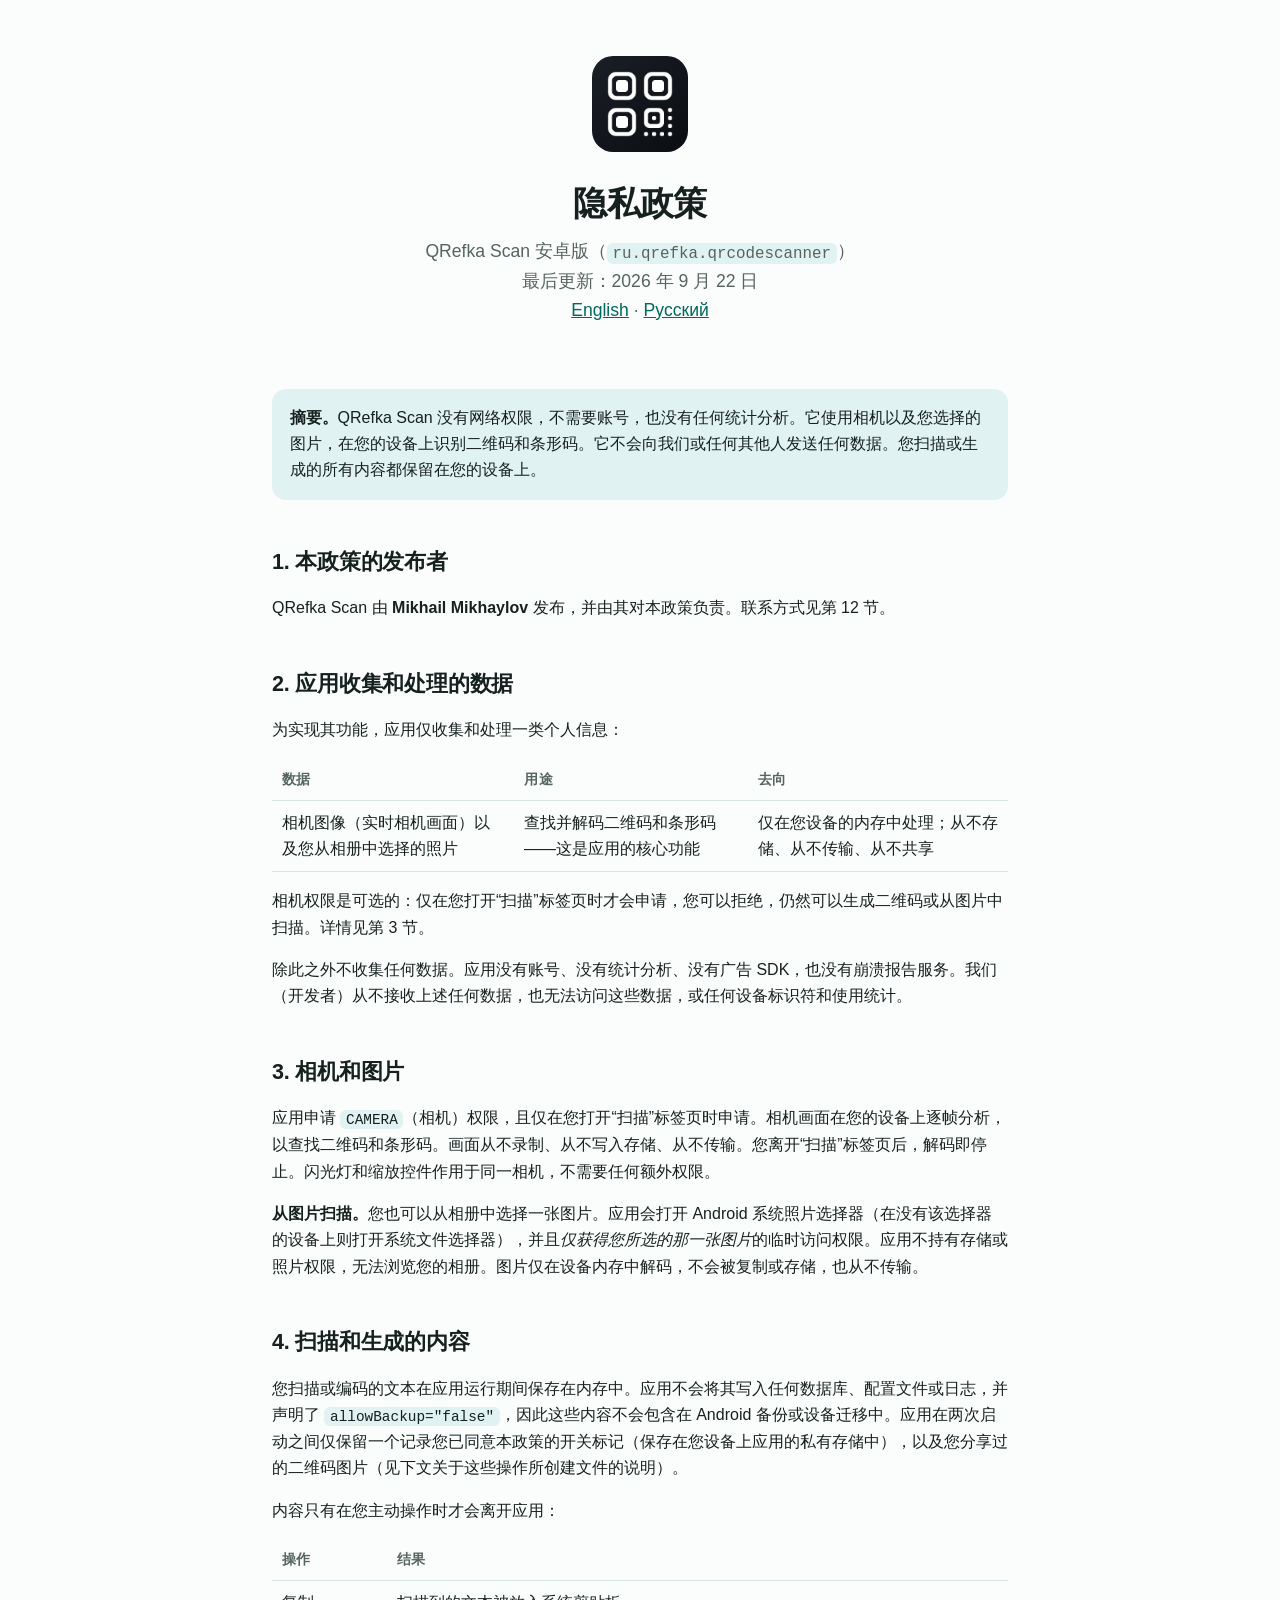
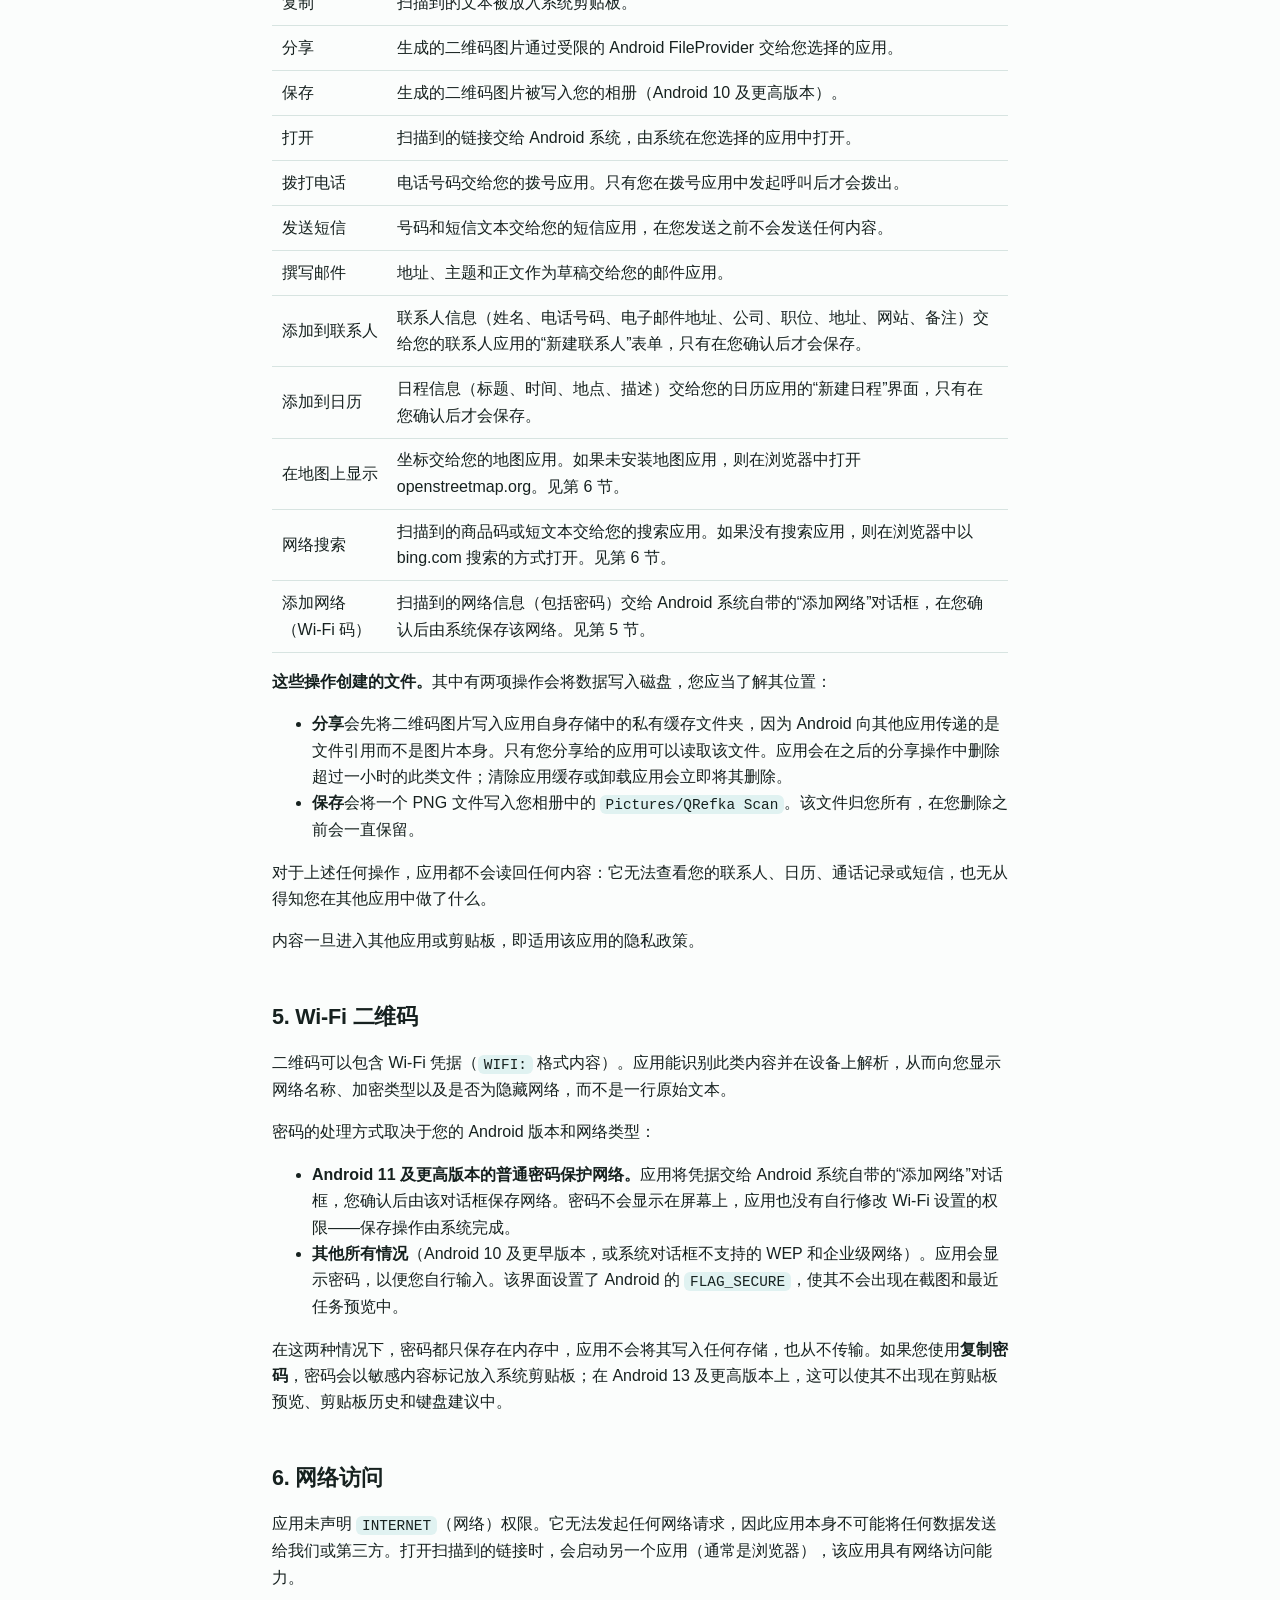
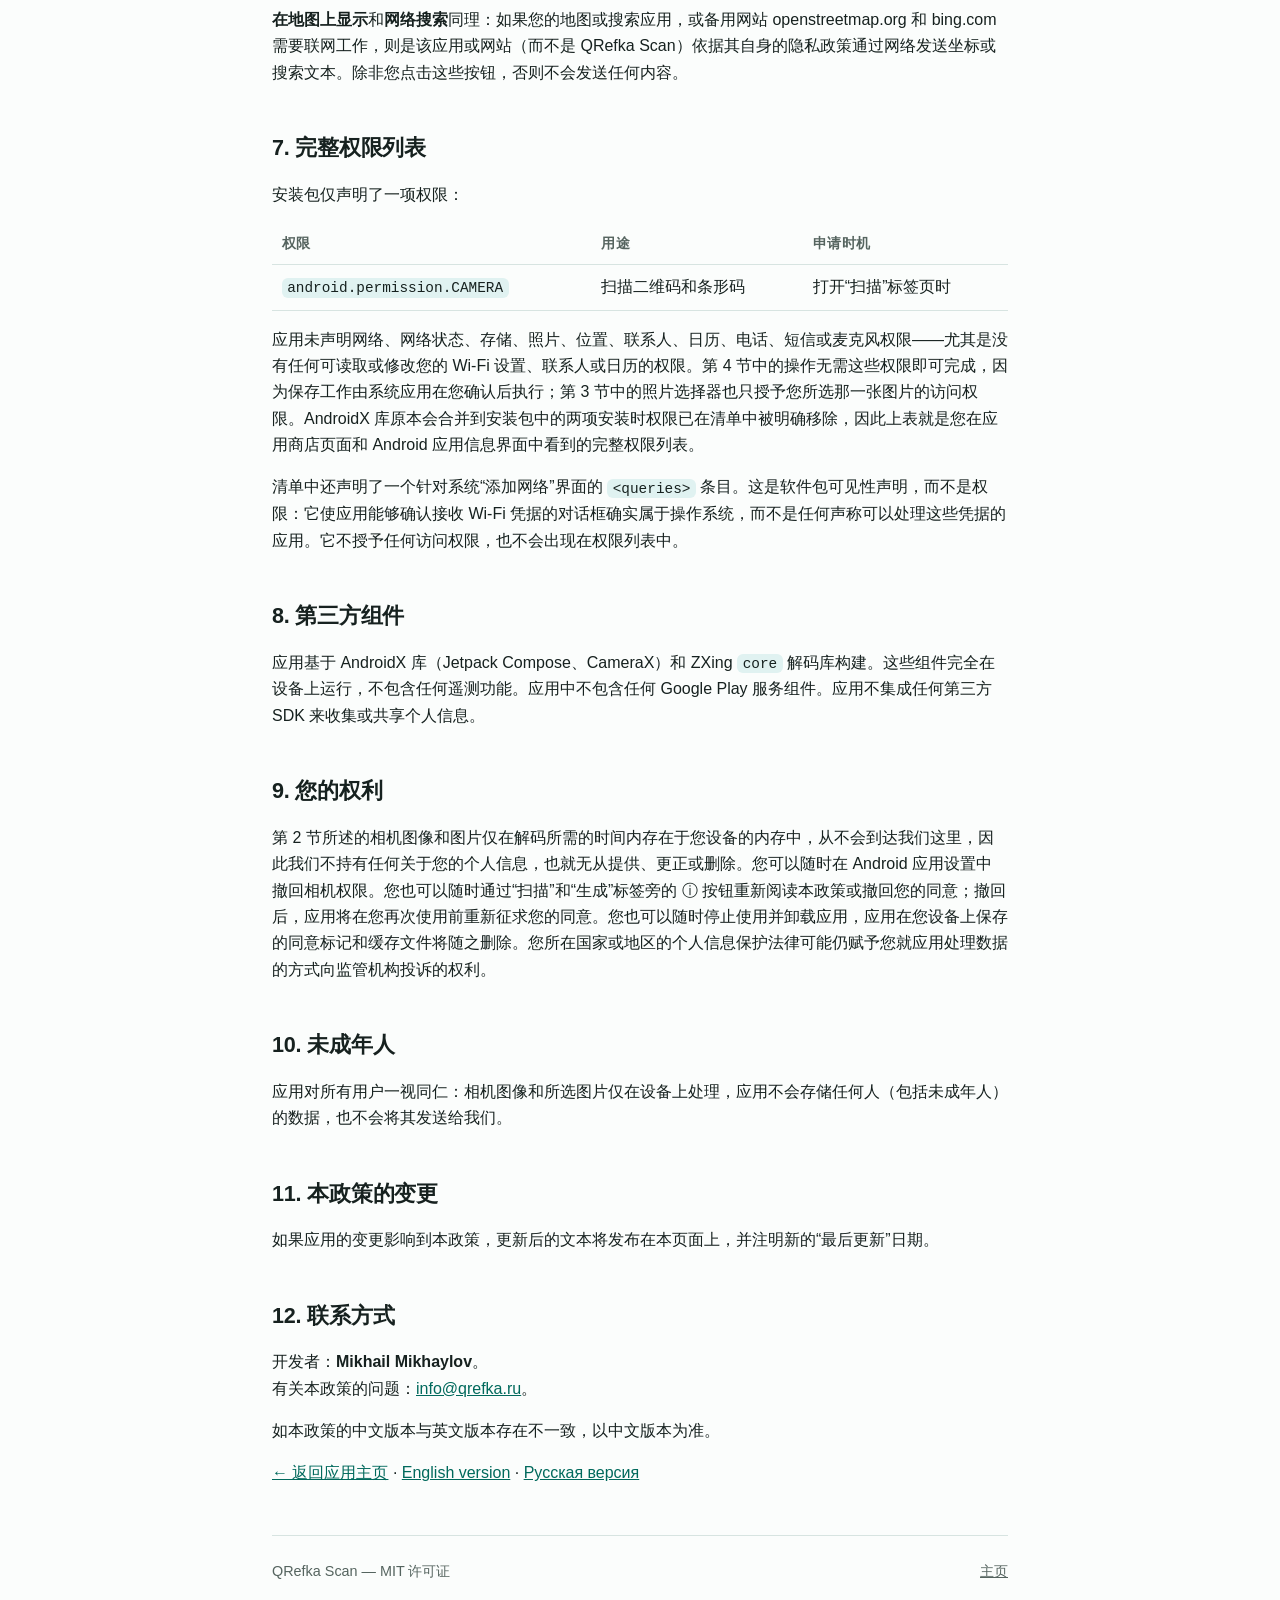
<file: docs/privacy.zh.html>
<!DOCTYPE html>
<html lang="zh-CN">
<head>
<meta charset="utf-8">
<meta name="viewport" content="width=device-width, initial-scale=1">
<title>隐私政策 — QRefka Scan</title>
<meta name="description" content="QRefka Scan 安卓应用的隐私政策。应用仅在您的设备上使用相机和您选择的图片识别码，且没有网络访问权限。">
<link rel="icon" href="assets/icon-216.png" type="image/png">
<link rel="stylesheet" href="assets/style.css">
</head>
<body>

<header class="hero">
  <img src="assets/icon.png" alt="QRefka Scan 应用图标">
  <h1>隐私政策</h1>
  <p class="tagline">QRefka Scan 安卓版（<code>ru.qrefka.qrcodescanner</code>）</p>
  <p class="tagline">最后更新：2026 年 9 月 22 日</p>
  <p class="tagline"><a href="privacy.html">English</a> · <a href="privacy.ru.html">Русский</a></p>
</header>

<main>

<div class="note">
  <p><strong>摘要。</strong>QRefka Scan 没有网络权限，不需要账号，也没有任何统计分析。它使用相机以及您选择的图片，在您的设备上识别二维码和条形码。它不会向我们或任何其他人发送任何数据。您扫描或生成的所有内容都保留在您的设备上。</p>
</div>

<h2>1. 本政策的发布者</h2>
<p>QRefka Scan 由 <strong>Mikhail Mikhaylov</strong> 发布，并由其对本政策负责。联系方式见第 12 节。</p>

<h2>2. 应用收集和处理的数据</h2>
<p>为实现其功能，应用仅收集和处理一类个人信息：</p>
<table>
  <tr><th>数据</th><th>用途</th><th>去向</th></tr>
  <tr><td>相机图像（实时相机画面）以及您从相册中选择的照片</td><td>查找并解码二维码和条形码——这是应用的核心功能</td><td>仅在您设备的内存中处理；从不存储、从不传输、从不共享</td></tr>
</table>
<p>相机权限是可选的：仅在您打开“扫描”标签页时才会申请，您可以拒绝，仍然可以生成二维码或从图片中扫描。详情见第 3 节。</p>
<p>除此之外不收集任何数据。应用没有账号、没有统计分析、没有广告 SDK，也没有崩溃报告服务。我们（开发者）从不接收上述任何数据，也无法访问这些数据，或任何设备标识符和使用统计。</p>

<h2>3. 相机和图片</h2>
<p>应用申请 <code>CAMERA</code>（相机）权限，且仅在您打开“扫描”标签页时申请。相机画面在您的设备上逐帧分析，以查找二维码和条形码。画面从不录制、从不写入存储、从不传输。您离开“扫描”标签页后，解码即停止。闪光灯和缩放控件作用于同一相机，不需要任何额外权限。</p>
<p><strong>从图片扫描。</strong>您也可以从相册中选择一张图片。应用会打开 Android 系统照片选择器（在没有该选择器的设备上则打开系统文件选择器），并且<em>仅获得您所选的那一张图片</em>的临时访问权限。应用不持有存储或照片权限，无法浏览您的相册。图片仅在设备内存中解码，不会被复制或存储，也从不传输。</p>

<h2>4. 扫描和生成的内容</h2>
<p>您扫描或编码的文本在应用运行期间保存在内存中。应用不会将其写入任何数据库、配置文件或日志，并声明了 <code>allowBackup="false"</code>，因此这些内容不会包含在 Android 备份或设备迁移中。应用在两次启动之间仅保留一个记录您已同意本政策的开关标记（保存在您设备上应用的私有存储中），以及您分享过的二维码图片（见下文关于这些操作所创建文件的说明）。</p>
<p>内容只有在您主动操作时才会离开应用：</p>
<table>
  <tr><th>操作</th><th>结果</th></tr>
  <tr><td>复制</td><td>扫描到的文本被放入系统剪贴板。</td></tr>
  <tr><td>分享</td><td>生成的二维码图片通过受限的 Android FileProvider 交给您选择的应用。</td></tr>
  <tr><td>保存</td><td>生成的二维码图片被写入您的相册（Android 10 及更高版本）。</td></tr>
  <tr><td>打开</td><td>扫描到的链接交给 Android 系统，由系统在您选择的应用中打开。</td></tr>
  <tr><td>拨打电话</td><td>电话号码交给您的拨号应用。只有您在拨号应用中发起呼叫后才会拨出。</td></tr>
  <tr><td>发送短信</td><td>号码和短信文本交给您的短信应用，在您发送之前不会发送任何内容。</td></tr>
  <tr><td>撰写邮件</td><td>地址、主题和正文作为草稿交给您的邮件应用。</td></tr>
  <tr><td>添加到联系人</td><td>联系人信息（姓名、电话号码、电子邮件地址、公司、职位、地址、网站、备注）交给您的联系人应用的“新建联系人”表单，只有在您确认后才会保存。</td></tr>
  <tr><td>添加到日历</td><td>日程信息（标题、时间、地点、描述）交给您的日历应用的“新建日程”界面，只有在您确认后才会保存。</td></tr>
  <tr><td>在地图上显示</td><td>坐标交给您的地图应用。如果未安装地图应用，则在浏览器中打开 openstreetmap.org。见第 6 节。</td></tr>
  <tr><td>网络搜索</td><td>扫描到的商品码或短文本交给您的搜索应用。如果没有搜索应用，则在浏览器中以 bing.com 搜索的方式打开。见第 6 节。</td></tr>
  <tr><td>添加网络（Wi-Fi 码）</td><td>扫描到的网络信息（包括密码）交给 Android 系统自带的“添加网络”对话框，在您确认后由系统保存该网络。见第 5 节。</td></tr>
</table>
<p><strong>这些操作创建的文件。</strong>其中有两项操作会将数据写入磁盘，您应当了解其位置：</p>
<ul>
  <li><strong>分享</strong>会先将二维码图片写入应用自身存储中的私有缓存文件夹，因为 Android 向其他应用传递的是文件引用而不是图片本身。只有您分享给的应用可以读取该文件。应用会在之后的分享操作中删除超过一小时的此类文件；清除应用缓存或卸载应用会立即将其删除。</li>
  <li><strong>保存</strong>会将一个 PNG 文件写入您相册中的 <code>Pictures/QRefka Scan</code>。该文件归您所有，在您删除之前会一直保留。</li>
</ul>
<p>对于上述任何操作，应用都不会读回任何内容：它无法查看您的联系人、日历、通话记录或短信，也无从得知您在其他应用中做了什么。</p>
<p>内容一旦进入其他应用或剪贴板，即适用该应用的隐私政策。</p>

<h2>5. Wi-Fi 二维码</h2>
<p>二维码可以包含 Wi-Fi 凭据（<code>WIFI:</code> 格式内容）。应用能识别此类内容并在设备上解析，从而向您显示网络名称、加密类型以及是否为隐藏网络，而不是一行原始文本。</p>
<p>密码的处理方式取决于您的 Android 版本和网络类型：</p>
<ul>
  <li><strong>Android 11 及更高版本的普通密码保护网络。</strong>应用将凭据交给 Android 系统自带的“添加网络”对话框，您确认后由该对话框保存网络。密码不会显示在屏幕上，应用也没有自行修改 Wi-Fi 设置的权限——保存操作由系统完成。</li>
  <li><strong>其他所有情况</strong>（Android 10 及更早版本，或系统对话框不支持的 WEP 和企业级网络）。应用会显示密码，以便您自行输入。该界面设置了 Android 的 <code>FLAG_SECURE</code>，使其不会出现在截图和最近任务预览中。</li>
</ul>
<p>在这两种情况下，密码都只保存在内存中，应用不会将其写入任何存储，也从不传输。如果您使用<strong>复制密码</strong>，密码会以敏感内容标记放入系统剪贴板；在 Android 13 及更高版本上，这可以使其不出现在剪贴板预览、剪贴板历史和键盘建议中。</p>

<h2>6. 网络访问</h2>
<p>应用未声明 <code>INTERNET</code>（网络）权限。它无法发起任何网络请求，因此应用本身不可能将任何数据发送给我们或第三方。打开扫描到的链接时，会启动另一个应用（通常是浏览器），该应用具有网络访问能力。</p>
<p><strong>在地图上显示</strong>和<strong>网络搜索</strong>同理：如果您的地图或搜索应用，或备用网站 openstreetmap.org 和 bing.com 需要联网工作，则是该应用或网站（而不是 QRefka Scan）依据其自身的隐私政策通过网络发送坐标或搜索文本。除非您点击这些按钮，否则不会发送任何内容。</p>

<h2>7. 完整权限列表</h2>
<p>安装包仅声明了一项权限：</p>
<table>
  <tr><th>权限</th><th>用途</th><th>申请时机</th></tr>
  <tr><td><code>android.permission.CAMERA</code></td><td>扫描二维码和条形码</td><td>打开“扫描”标签页时</td></tr>
</table>
<p>应用未声明网络、网络状态、存储、照片、位置、联系人、日历、电话、短信或麦克风权限——尤其是没有任何可读取或修改您的 Wi-Fi 设置、联系人或日历的权限。第 4 节中的操作无需这些权限即可完成，因为保存工作由系统应用在您确认后执行；第 3 节中的照片选择器也只授予您所选那一张图片的访问权限。AndroidX 库原本会合并到安装包中的两项安装时权限已在清单中被明确移除，因此上表就是您在应用商店页面和 Android 应用信息界面中看到的完整权限列表。</p>
<p>清单中还声明了一个针对系统“添加网络”界面的 <code>&lt;queries&gt;</code> 条目。这是软件包可见性声明，而不是权限：它使应用能够确认接收 Wi-Fi 凭据的对话框确实属于操作系统，而不是任何声称可以处理这些凭据的应用。它不授予任何访问权限，也不会出现在权限列表中。</p>

<h2>8. 第三方组件</h2>
<p>应用基于 AndroidX 库（Jetpack Compose、CameraX）和 ZXing <code>core</code> 解码库构建。这些组件完全在设备上运行，不包含任何遥测功能。应用中不包含任何 Google Play 服务组件。应用不集成任何第三方 SDK 来收集或共享个人信息。</p>

<h2>9. 您的权利</h2>
<p>第 2 节所述的相机图像和图片仅在解码所需的时间内存在于您设备的内存中，从不会到达我们这里，因此我们不持有任何关于您的个人信息，也就无从提供、更正或删除。您可以随时在 Android 应用设置中撤回相机权限。您也可以随时通过“扫描”和“生成”标签旁的 ⓘ 按钮重新阅读本政策或撤回您的同意；撤回后，应用将在您再次使用前重新征求您的同意。您也可以随时停止使用并卸载应用，应用在您设备上保存的同意标记和缓存文件将随之删除。您所在国家或地区的个人信息保护法律可能仍赋予您就应用处理数据的方式向监管机构投诉的权利。</p>

<h2>10. 未成年人</h2>
<p>应用对所有用户一视同仁：相机图像和所选图片仅在设备上处理，应用不会存储任何人（包括未成年人）的数据，也不会将其发送给我们。</p>

<h2>11. 本政策的变更</h2>
<p>如果应用的变更影响到本政策，更新后的文本将发布在本页面上，并注明新的“最后更新”日期。</p>

<h2>12. 联系方式</h2>
<p>开发者：<strong>Mikhail Mikhaylov</strong>。<br>
有关本政策的问题：<a href="mailto:info@qrefka.ru">info@qrefka.ru</a>。</p>

<p>如本政策的中文版本与英文版本存在不一致，以中文版本为准。</p>

<p><a href="index.html">← 返回应用主页</a> · <a href="privacy.html">English version</a> · <a href="privacy.ru.html">Русская версия</a></p>

</main>

<footer>
  <span>QRefka Scan — MIT 许可证</span>
  <span><a href="index.html">主页</a></span>
</footer>

</body>
</html>
</file>
<file: docs/assets/style.css>
/* Shared styles for the QRefka Scan GitHub Pages site.
   Palette mirrors the app's Material 3 teal theme (MainActivity.kt). */

:root {
  color-scheme: light dark;
  --bg: #fbfdfc;
  --surface: #ffffff;
  --border: #d7e4e1;
  --text: #16211f;
  --muted: #55645f;
  --primary: #00695c;
  --primary-soft: #e0f2f1;
  --on-primary: #ffffff;
}

@media (prefers-color-scheme: dark) {
  :root {
    --bg: #101615;
    --surface: #182220;
    --border: #2b3a37;
    --text: #e6efec;
    --muted: #9db3ae;
    --primary: #80cbc4;
    --primary-soft: #10302c;
    --on-primary: #003c33;
  }
}

* { box-sizing: border-box; }

body {
  margin: 0;
  padding: 0 1.25rem 4rem;
  background: var(--bg);
  color: var(--text);
  font: 16px/1.65 -apple-system, BlinkMacSystemFont, "Segoe UI", Roboto, Helvetica, Arial, sans-serif;
  -webkit-text-size-adjust: 100%;
}

main, header, footer { max-width: 46rem; margin: 0 auto; }

a { color: var(--primary); }

/* Hero */
.hero { text-align: center; padding: 3.5rem 0 2.5rem; }
.hero img { width: 96px; height: 96px; border-radius: 22%; }
.hero h1 { margin: 1rem 0 .35rem; font-size: 2.1rem; letter-spacing: -.02em; }
.tagline { margin: 0 auto; max-width: 32rem; color: var(--muted); font-size: 1.1rem; }

.badges { margin-top: 1.25rem; display: flex; flex-wrap: wrap; gap: .5rem; justify-content: center; }
.badge {
  background: var(--primary-soft);
  color: var(--primary);
  border-radius: 999px;
  padding: .25rem .8rem;
  font-size: .85rem;
  font-weight: 600;
}

.cta { margin-top: 1.75rem; display: flex; flex-wrap: wrap; gap: .75rem; justify-content: center; }
.button {
  display: inline-block;
  padding: .65rem 1.4rem;
  border-radius: 999px;
  background: var(--primary);
  color: var(--on-primary);
  border: 1px solid var(--primary);
  text-decoration: none;
  font-weight: 600;
}
.button.secondary { background: transparent; color: var(--primary); }

/* Sections */
h2 { margin: 2.75rem 0 1rem; font-size: 1.35rem; letter-spacing: -.01em; }
h3 { margin: 1.75rem 0 .5rem; font-size: 1.05rem; }

.features { list-style: none; margin: 0; padding: 0; display: grid; gap: .75rem; }
@media (min-width: 40rem) { .features { grid-template-columns: 1fr 1fr; } }
.features li {
  background: var(--surface);
  border: 1px solid var(--border);
  border-radius: 14px;
  padding: 1rem 1.1rem;
}
.features strong { display: block; margin-bottom: .15rem; }
.features span { color: var(--muted); font-size: .95rem; }

table { width: 100%; border-collapse: collapse; margin: 1rem 0; }
th, td { text-align: left; padding: .55rem .6rem; border-bottom: 1px solid var(--border); }
th { color: var(--muted); font-size: .85rem; text-transform: uppercase; letter-spacing: .04em; }

.note {
  background: var(--primary-soft);
  border-radius: 14px;
  padding: 1rem 1.1rem;
  margin: 1.5rem 0;
}
.note p { margin: 0; }

code {
  background: var(--primary-soft);
  border-radius: 6px;
  padding: .1rem .35rem;
  font-size: .9em;
}

footer {
  margin-top: 3rem;
  padding-top: 1.5rem;
  border-top: 1px solid var(--border);
  color: var(--muted);
  font-size: .9rem;
  display: flex;
  flex-wrap: wrap;
  gap: .35rem 1rem;
  justify-content: space-between;
}
footer a { color: var(--muted); }
</file>
